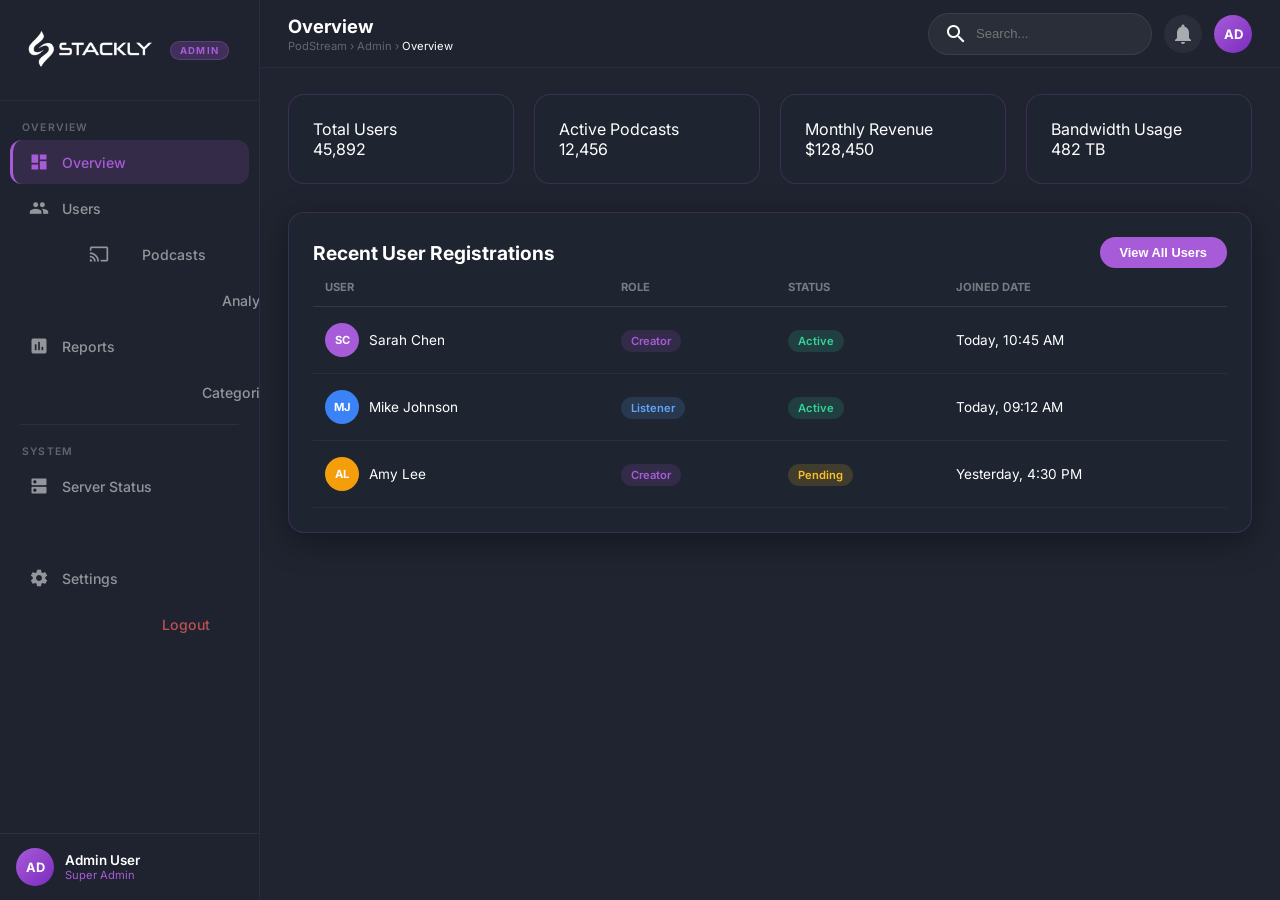
<file: admin.html>
<!DOCTYPE html>
<html lang="en">
<head>
  <meta charset="UTF-8">
  <meta name="viewport" content="width=device-width, initial-scale=1.0">
  <title>Admin Panel – PodStream</title>
  <meta name="description" content="PodStream admin panel. Manage users, monitor analytics, and oversee platform operations.">
  <link href="https://fonts.googleapis.com/css2?family=Inter:wght@300;400;500;600;700;800&display=swap" rel="stylesheet">
  <link href="https://fonts.googleapis.com/icon?family=Material+Icons" rel="stylesheet">
  <style>
    *, *::before, *::after { margin: 0; padding: 0; box-sizing: border-box; }
    :root {
      --primary: #A85BD8; --primary-rgb: 168,91,216;
      --bg: #1F2430; --bg-rgb: 31,36,48; --text: #FFFFFF;
      --glass-bg: rgba(31,36,48,0.75); --glass-border: rgba(168,91,216,0.2); --glass-shadow: 0 8px 32px rgba(0,0,0,0.37);
      --green: #34d399; --red: #f87171; --amber: #fbbf24; --blue: #60a5fa;
      --sidebar-w: 260px; --topbar-h: 68px;
    }
    html { scroll-behavior: smooth; }
    body { font-family: 'Inter', sans-serif; background: var(--bg); color: var(--text); min-height: 100vh; display: flex; overflow-x: hidden; }
    a { color: inherit; text-decoration: none; }
    ::-webkit-scrollbar { width: 5px; height: 5px; }
    ::-webkit-scrollbar-track { background: transparent; }
    ::-webkit-scrollbar-thumb { background: rgba(var(--primary-rgb),0.3); border-radius: 10px; }

    /* ─── SIDEBAR & OVERLAY ─── */
    .sidebar-overlay {
      display: none; position: fixed; inset: 0; z-index: 190;
      background: rgba(0,0,0,0.5); backdrop-filter: blur(4px);
      opacity: 0; transition: opacity 0.3s;
    }
    .sidebar {
      width: var(--sidebar-w); height: 100vh; position: fixed; top: 0; left: 0; z-index: 200;
      background: rgba(var(--bg-rgb),0.97); border-right: 1px solid rgba(var(--primary-rgb),0.12);
      display: flex; flex-direction: column; transition: transform 0.3s ease, width 0.3s ease; overflow: hidden;
    }
    .sidebar-logo { display: flex; align-items: center; gap: 10px; padding: 10px 20px; border-bottom: 1px solid rgba(255,255,255,0.05); flex-shrink: 0; text-decoration: none; color: var(--text); }
    .static-logo {
      width: 140px; height: 140px; object-fit: contain; border-radius: 8px;
      margin-top: -30px; margin-bottom: -30px;
      filter: brightness(0) invert(1);
    }
    .close-sidebar-btn {
      display: none; background: rgba(255,255,255,0.05); border: none;
      color: white; padding: 6px; border-radius: 8px; cursor: pointer;
      margin-left: auto; transition: background 0.2s;
    }
    .close-sidebar-btn:hover { background: rgba(255,255,255,0.1); }
    .sidebar-logo .logo-text { font-size: 1.2rem; font-weight: 800; white-space: nowrap; background: linear-gradient(135deg, #fff, var(--primary)); -webkit-background-clip: text; -webkit-text-fill-color: transparent; }
    .admin-badge { background: rgba(var(--primary-rgb),0.25); color: var(--primary); font-size: 0.6rem; font-weight: 700; letter-spacing: 1.2px; padding: 3px 9px; border-radius: 50px; text-transform: uppercase; white-space: nowrap; border: 1px solid rgba(var(--primary-rgb),0.3); }
    
    .sidebar-nav { flex: 1; padding: 10px 0; overflow-y: auto; overflow-x: hidden; }
    .nav-sec-lbl {
      display: block;
      padding: 10px 22px 4px;
      font-size: 0.65rem;
      font-weight: 600;
      letter-spacing: 1.2px;
      color: rgba(255,255,255,0.3);
      white-space: nowrap;
    }
    .nav-link { display: flex; align-items: center; gap: 13px; padding: 12px 16px; margin: 2px 10px; border-radius: 12px; cursor: pointer; font-size: 0.88rem; font-weight: 500; color: rgba(255,255,255,0.52); transition: all 0.2s ease; white-space: nowrap; border-left: 3px solid transparent; text-decoration: none; }
    .nav-link:hover { background: rgba(var(--primary-rgb),0.1); color: rgba(255,255,255,0.9); border-left-color: rgba(var(--primary-rgb),0.4); }
    .nav-link.active { background: rgba(var(--primary-rgb),0.15); color: var(--primary); border-left-color: var(--primary); }
    .nav-link .material-icons { font-size: 20px; flex-shrink: 0; }
    .nav-divider { height: 1px; background: rgba(255,255,255,0.06); margin: 10px 20px; }
    .nav-link.logout { color: rgba(255,100,100,0.7); }
    .sidebar-footer { padding: 14px 16px; border-top: 1px solid rgba(255,255,255,0.06); display: flex; align-items: center; gap: 11px; flex-shrink: 0; }
    .usr-ava { width: 38px; height: 38px; border-radius: 50%; background: linear-gradient(135deg, var(--primary), #7a2cbf); display: flex; align-items: center; justify-content: center; font-size: 0.8rem; font-weight: 700; flex-shrink: 0; }
    .usr-info .uname { font-size: 0.84rem; font-weight: 600; white-space: nowrap; }
    .usr-info .urole { font-size: 0.7rem; color: var(--primary); white-space: nowrap; }

    /* ─── MAIN ─── */
    .main-wrap { margin-left: var(--sidebar-w); flex: 1; min-height: 100vh; display: flex; flex-direction: column; transition: margin-left 0.3s ease; }
    
    /* ─── TOPBAR ─── */
    .topbar { position: sticky; top: 0; z-index: 100; height: var(--topbar-h); background: rgba(var(--bg-rgb),0.92); backdrop-filter: blur(16px); border-bottom: 1px solid rgba(var(--primary-rgb),0.1); display: flex; align-items: center; justify-content: space-between; padding: 0 28px; flex-shrink: 0; }
    .topbar-left { display: flex; align-items: center; gap: 14px; }
    .menu-toggle { display: none; background: none; border: none; color: var(--text); cursor: pointer; padding: 5px; border-radius: 8px; margin-left: -8px; }
    .mobile-logo { display: none; align-items: center; gap: 8px; font-size: 1.05rem; font-weight: 800; color: var(--text); text-decoration: none; }
    .mobile-logo .static-logo { width: 90px; height: 90px; margin-top: -20px; margin-bottom: -20px; }
    .topbar-title-wrap { display: flex; flex-direction: column; gap: 2px; }
    .topbar-title { font-size: 1.15rem; font-weight: 700; }
    .breadcrumb { font-size: 0.7rem; color: rgba(255,255,255,0.3); }
    .topbar-right { display: flex; align-items: center; gap: 12px; }
    .search-box { display: flex; align-items: center; gap: 8px; background: rgba(255,255,255,0.05); border: 1px solid rgba(255,255,255,0.08); border-radius: 50px; padding: 8px 15px; }
    .search-box input { background: none; border: none; outline: none; color: var(--text); font-size: 0.82rem; width: 160px; }
    .notif-btn { position: relative; background: rgba(255,255,255,0.05); border-radius: 50%; width: 38px; height: 38px; display: flex; align-items: center; justify-content: center; cursor: pointer; color: rgba(255,255,255,0.6); border: none; }
    .topbar-ava {
      width: 38px; height: 38px; border-radius: 50%; text-decoration: none; color: white;
      background: linear-gradient(135deg, var(--primary), #7a2cbf);
      display: flex; align-items: center; justify-content: center;
      font-size: 0.82rem; font-weight: 700; cursor: pointer;
    }

    /* ─── SPA SECTIONS ─── */
    .page-body { padding: 26px 28px 48px; flex: 1; }
    .spa-section { display: none; animation: fadeIn 0.4s ease forwards; }
    .spa-section.active { display: block; }
    @keyframes fadeIn { from { opacity: 0; transform: translateY(10px); } to { opacity: 1; transform: translateY(0); } }

    /* ─── COMPONENT STYLES ─── */
    .sec-head { display: flex; align-items: center; justify-content: space-between; margin-bottom: 20px; }
    .sec-head h2 { font-size: 1.2rem; font-weight: 700; }
    .btn { padding: 8px 20px; border-radius: 50px; border: none; cursor: pointer; font-weight: 600; font-size: 0.8rem; display: inline-flex; align-items: center; gap: 5px; transition: 0.2s; }
    .btn-primary { background: var(--primary); color: #fff; }
    .btn-primary:hover { background: #b96de0; }
    .btn-danger { background: rgba(248,113,113,0.15); color: var(--red); border: 1px solid rgba(248,113,113,0.3); }
    .glass-panel { background: var(--glass-bg); border: 1px solid var(--glass-border); border-radius: 16px; box-shadow: var(--glass-shadow); padding: 24px; margin-bottom: 24px; overflow-x: auto;}
    
    /* KPI */
    .kpi-grid { display: grid; grid-template-columns: repeat(4,1fr); gap: 20px; margin-bottom: 28px; }
    .kpi-card { background: var(--glass-bg); border: 1px solid var(--glass-border); border-radius: 16px; padding: 24px; display: flex; align-items: center; gap: 18px; }
    
    /* TABLES */
    .admin-table { width: 100%; border-collapse: collapse; }
    .admin-table th { text-align: left; padding: 12px; font-size: 0.7rem; text-transform: uppercase; color: rgba(255,255,255,0.4); border-bottom: 1px solid rgba(255,255,255,0.1); }
    .admin-table td { padding: 16px 12px; font-size: 0.85rem; border-bottom: 1px solid rgba(255,255,255,0.05); vertical-align: middle; }
    .badge { padding: 4px 10px; border-radius: 50px; font-size: 0.7rem; font-weight: 600; }
    .badge.green { background: rgba(52,211,153,0.15); color: #34d399; }
    .badge.red { background: rgba(248,113,113,0.15); color: #f87171; }
    .badge.amber { background: rgba(251,191,36,0.15); color: #fbbf24; }
    .badge.blue { background: rgba(96,165,250,0.15); color: #60a5fa; }
    .badge.purple { background: rgba(168,91,216,0.15); color: #A85BD8; }
    
    .user-cell { display: flex; align-items: center; gap: 10px; }
    .u-avatar { width: 34px; height: 34px; border-radius: 50%; background: var(--primary); display: flex; align-items: center; justify-content: center; font-size: 0.7rem; font-weight: 700; }
    .act-btn { background: rgba(255,255,255,0.05); border: 1px solid rgba(255,255,255,0.1); border-radius: 6px; width: 28px; height: 28px; display: inline-flex; align-items: center; justify-content: center; cursor: pointer; color: white; }
    .act-btn:hover { background: var(--primary); border-color: var(--primary); }

    /* CATEGORIES & REPORTS GRID */
    .grid-3 { display: grid; grid-template-columns: repeat(auto-fill, minmax(220px, 1fr)); gap: 20px; }
    .cat-card { background: rgba(255,255,255,0.03); border: 1px solid rgba(255,255,255,0.08); border-radius: 16px; padding: 24px; text-align: center; }
    .cat-card .material-icons { font-size: 40px; color: var(--primary); margin-bottom: 12px; }
    .cat-card h4 { font-size: 1.1rem; margin-bottom: 5px; }

    /* CHARTS DUMMY UI */
    .chart-container { height: 250px; display: flex; align-items: flex-end; justify-content: space-between; padding-top: 20px; border-bottom: 1px solid rgba(255,255,255,0.1); }
    .chart-bar { width: 8%; background: linear-gradient(0deg, var(--primary), rgba(168,91,216,0.2)); border-radius: 4px 4px 0 0; }

    /* RESPONSIVE */
    @media (max-width: 1024px) {
      .kpi-grid { grid-template-columns: repeat(2,1fr); }
    }
    @media (max-width: 768px) {
      /* Hamburger Overrides */
      .sidebar { transform: translateX(-100%); border-right: none; height: 100%; bottom: 0; }
      .sidebar.open { transform: translateX(0); box-shadow: 4px 0 24px rgba(0,0,0,0.5); }
      .sidebar-overlay.open { display: block; opacity: 1; }
      .sidebar-logo { padding: 10px 12px; gap: 8px; }
      .sidebar-logo .static-logo { width: 120px; }
      .close-sidebar-btn { display: block; }
      .menu-toggle { display: block; }
      .main-wrap { margin-left: 0; width: 100%; max-width: 100vw; min-width: 0; }
      .mobile-logo { display: flex !important; }
      .topbar-title-wrap { display: none; }
      .topbar { padding: 0 16px; }
      .page-body { padding: 20px 16px; overflow-x: hidden; width: 100%; min-width: 0; }
      .search-box input { width: 120px; }
      .sec-head { flex-wrap: wrap; gap: 8px; }
      .sec-head h2 { font-size: 0.95rem; }
      .btn { padding: 5px 10px; font-size: 0.7rem; }
      .glass-panel { padding: 15px; width: 100%; }
      
      /* Responsive Admin Table Cards (Mobile Only) */
      .admin-table, .admin-table tbody, .admin-table tr { display: block; width: 100%; }
      .admin-table thead { display: none; }
      .admin-table tr { 
        margin-bottom: 15px; background: rgba(255,255,255,0.03); 
        border-radius: 12px; padding: 15px; 
        display: flex; flex-wrap: wrap; align-items: center; justify-content: space-between; gap: 10px;
        border: 1px solid rgba(255,255,255,0.05);
      }
      .admin-table td { border: none; padding: 0; display: flex; align-items: center; justify-content: flex-start; }
      
      .admin-table td:nth-child(1) { width: 100%; margin-bottom: 5px; } /* Main Info / User / Show */
      .admin-table td:nth-child(2) { width: 45%; } /* Role / Details */
      .admin-table td:nth-child(3) { width: 45%; text-align: right; justify-content: flex-end; } /* Email / Creator */
      .admin-table td:nth-child(4) { width: 45%; } /* Status */
      .admin-table td:nth-child(5) { width: 100%; border-top: 1px solid rgba(255,255,255,0.05); padding-top: 10px; margin-top: 5px; justify-content: flex-end; } /* Actions */
      
      .kpi-grid { grid-template-columns: 1fr; }
    }
    @media (max-width: 480px) {
      .search-box { display: none; }
    }
  </style>
</head>
<body>

  <!-- MOBILE OVERLAY -->
  <div class="sidebar-overlay" onclick="toggleSidebar()"></div>

  <!-- ═══════════════ SIDEBAR ═══════════════ -->
  <aside class="sidebar" id="sidebar">
    <div class="sidebar-logo">
      <img src="logo-removebg-preview.webp" class="static-logo" alt="PodStream">
      <span class="admin-badge">ADMIN</span>
      <button class="close-sidebar-btn" onclick="toggleSidebar()"><span class="material-icons">close</span></button>
    </div>

    <nav class="sidebar-nav">
      <span class="nav-sec-lbl">OVERVIEW</span>
      <a class="nav-link active" onclick="showSection('overview', 'Overview', this)">
        <span class="material-icons">dashboard</span><span class="nl">Overview</span>
      </a>
      <a class="nav-link" onclick="showSection('users', 'Users', this)">
        <span class="material-icons">people</span><span class="nl">Users</span>
      </a>
      <a class="nav-link" onclick="showSection('podcasts', 'Podcasts', this)">
        <span class="material-icons">podcasts</span><span class="nl">Podcasts</span>
      </a>
      <a class="nav-link" onclick="showSection('analytics', 'Analytics', this)">
        <span class="material-icons">analytics</span><span class="nl">Analytics</span>
      </a>
      <a class="nav-link" onclick="showSection('reports', 'Reports', this)">
        <span class="material-icons">assessment</span><span class="nl">Reports</span>
      </a>
      <a class="nav-link" onclick="showSection('categories', 'Categories', this)">
        <span class="material-icons">category</span><span class="nl">Categories</span>
      </a>

      <div class="nav-divider"></div>
      <span class="nav-sec-lbl">SYSTEM</span>
      <a class="nav-link" onclick="showSection('home', 'Server Status', this)">
        <span class="material-icons">dns</span><span class="nl">Server Status</span>
      </a>
      <a class="nav-link" onclick="showSection('userview', 'Support Tickets', this)">
        <span class="material-icons">support_agent</span><span class="nl">Support Tickets</span>
      </a>
      <a class="nav-link" onclick="showSection('settings', 'Settings', this)">
        <span class="material-icons">settings</span><span class="nl">Settings</span>
      </a>
      <a href="index.html" class="nav-link logout">
        <span class="material-icons">logout</span><span class="nl">Logout</span>
      </a>
    </nav>

    <div class="sidebar-footer">
      <div class="usr-ava">AD</div>
      <div class="usr-info">
        <div class="uname">Admin User</div>
        <div class="urole">Super Admin</div>
      </div>
    </div>
  </aside>

  <!-- ═══════════════ MAIN ═══════════════ -->
  <div class="main-wrap">

    <header class="topbar">
      <div class="topbar-left">
        <button class="menu-toggle" onclick="toggleSidebar()"><span class="material-icons">menu</span></button>
        <a href="#" class="mobile-logo">
          <img src="logo-removebg-preview.webp" class="static-logo" alt="PodStream">
        </a>
        <div class="topbar-title-wrap">
          <div class="topbar-title" id="topbar-title-text">Overview</div>
          <div class="breadcrumb"><span>PodStream</span> &rsaquo; <span>Admin</span> &rsaquo; <span id="breadcrumb-text" style="color:var(--text);">Overview</span></div>
        </div>
      </div>
      <div class="topbar-right">
        <div class="search-box">
          <span class="material-icons">search</span>
          <input type="text" placeholder="Search...">
        </div>
        <button class="notif-btn" aria-label="Notifications" onclick="window.location.href='404.html'">
          <span class="material-icons">notifications</span>
        </button>
        <a href="404.html" class="topbar-ava" title="Admin Profile">AD</a>
      </div>
    </header>

    <main class="page-body">

      <!-- ================= OVERVIEW ================= -->
      <section id="sec-overview" class="spa-section active">
        <div class="kpi-grid">
          <div class="kpi-card">
            <div class="kpi-info"><div class="kpi-lbl">Total Users</div><div class="kpi-val">45,892</div></div>
          </div>
          <div class="kpi-card">
            <div class="kpi-info"><div class="kpi-lbl">Active Podcasts</div><div class="kpi-val">12,456</div></div>
          </div>
          <div class="kpi-card">
            <div class="kpi-info"><div class="kpi-lbl">Monthly Revenue</div><div class="kpi-val">$128,450</div></div>
          </div>
          <div class="kpi-card">
            <div class="kpi-info"><div class="kpi-lbl">Bandwidth Usage</div><div class="kpi-val">482 TB</div></div>
          </div>
        </div>
        
        <div class="glass-panel">
          <div class="sec-head" style="margin-bottom:0;">
            <h2>Recent User Registrations</h2>
            <button class="btn btn-primary" onclick="showSection('users', 'Users', document.querySelectorAll('.nav-link')[1])">View All Users</button>
          </div>
          <table class="admin-table">
            <thead><tr><th>User</th><th>Role</th><th>Status</th><th>Joined Date</th></tr></thead>
            <tbody>
              <tr><td><div class="user-cell"><div class="u-avatar">SC</div><div>Sarah Chen</div></div></td><td><span class="badge purple">Creator</span></td><td><span class="badge green">Active</span></td><td>Today, 10:45 AM</td></tr>
              <tr><td><div class="user-cell"><div class="u-avatar" style="background:#3b82f6;">MJ</div><div>Mike Johnson</div></div></td><td><span class="badge blue">Listener</span></td><td><span class="badge green">Active</span></td><td>Today, 09:12 AM</td></tr>
              <tr><td><div class="user-cell"><div class="u-avatar" style="background:#f59e0b;">AL</div><div>Amy Lee</div></div></td><td><span class="badge purple">Creator</span></td><td><span class="badge amber">Pending</span></td><td>Yesterday, 4:30 PM</td></tr>
            </tbody>
          </table>
        </div>
      </section>

      <!-- ================= USERS ================= -->
      <section id="sec-users" class="spa-section">
        <div class="sec-head"><h2>User Management Directory</h2><button class="btn btn-primary" onclick="window.location.href='404.html'"><span class="material-icons">person_add</span> Add User</button></div>
        <div class="glass-panel">
          <table class="admin-table">
            <thead><tr><th>User Info</th><th>Role</th><th>Email</th><th>Status</th><th>Actions</th></tr></thead>
            <tbody>
              <tr><td><div class="user-cell"><div class="u-avatar">SC</div>Sarah Chen</div></td><td><span class="badge purple">Creator</span></td><td>sarah.c@example.com</td><td><span class="badge green">Active</span></td><td><button class="act-btn" onclick="window.location.href='404.html'"><span class="material-icons">edit</span></button></td></tr>
              <tr><td><div class="user-cell"><div class="u-avatar" style="background:#ef4444;">TR</div>Tom Riddle</div></td><td><span class="badge blue">Listener</span></td><td>tom.r@example.com</td><td><span class="badge red">Suspended</span></td><td><button class="act-btn" onclick="window.location.href='404.html'"><span class="material-icons">edit</span></button></td></tr>
              <tr><td><div class="user-cell"><div class="u-avatar" style="background:#10b981;">AD</div>Admin User</div></td><td><span class="badge amber">Admin</span></td><td>admin@podstream.com</td><td><span class="badge green">Active</span></td><td><button class="act-btn" onclick="window.location.href='404.html'"><span class="material-icons">edit</span></button></td></tr>
              <tr><td><div class="user-cell"><div class="u-avatar">EJ</div>Emma Jones</div></td><td><span class="badge purple">Creator</span></td><td>emma.j@example.com</td><td><span class="badge green">Active</span></td><td><button class="act-btn" onclick="window.location.href='404.html'"><span class="material-icons">edit</span></button></td></tr>
            </tbody>
          </table>
        </div>
      </section>

      <!-- ================= PODCASTS ================= -->
      <section id="sec-podcasts" class="spa-section">
        <div class="sec-head"><h2>Content Moderation Queue</h2></div>
        <div class="glass-panel">
          <table class="admin-table">
            <thead><tr><th>Show Artwork</th><th>Podcast Details</th><th>Creator</th><th>Flagged Status</th><th>Action</th></tr></thead>
            <tbody>
              <tr>
                <td><img src="Images/unsplash_150700321116_c5a60f0e.webp" style="width:45px; border-radius:6px;"></td>
                <td><strong>Tech Unboxed</strong><br><span style="font-size:0.75rem; color:gray;">Episode 14: AI Future</span></td>
                <td>Alex Rivera</td>
                <td><span class="badge amber">Pending Review</span></td>
                <td><button class="btn btn-primary" onclick="window.location.href='404.html'" style="padding:6px 12px; font-size:0.7rem;">Approve</button> <button class="btn btn-danger" onclick="window.location.href='404.html'" style="padding:6px 12px; font-size:0.7rem;">Reject</button></td>
              </tr>
              <tr>
                <td><img src="Images/unsplash_151167178277_d5c342fd.webp" style="width:45px; border-radius:6px;"></td>
                <td><strong>Crime Files</strong><br><span style="font-size:0.75rem; color:gray;">Episode 2: The Heist</span></td>
                <td>Sarah Mitchell</td>
                <td><span class="badge red">Reported (3x)</span></td>
                <td><button class="btn btn-danger" onclick="window.location.href='404.html'" style="padding:6px 12px; font-size:0.7rem;">Takedown</button></td>
              </tr>
            </tbody>
          </table>
        </div>
      </section>

      <!-- ================= ANALYTICS ================= -->
      <section id="sec-analytics" class="spa-section">
        <div class="sec-head"><h2>Platform Growth Analytics</h2><button class="btn btn-primary" onclick="window.location.href='404.html'">Export CSV</button></div>
        <div class="glass-panel">
          <h3 style="font-size:1rem; margin-bottom:20px;">Monthly Active Listeners (YTD)</h3>
          <div class="chart-container">
            <div class="chart-bar" style="height:30%"></div>
            <div class="chart-bar" style="height:45%"></div>
            <div class="chart-bar" style="height:40%"></div>
            <div class="chart-bar" style="height:60%"></div>
            <div class="chart-bar" style="height:55%"></div>
            <div class="chart-bar" style="height:80%"></div>
            <div class="chart-bar" style="height:75%"></div>
            <div class="chart-bar" style="height:90%"></div>
            <div class="chart-bar" style="height:100%"></div>
          </div>
          <div style="display:flex; justify-content:space-between; margin-top:10px; font-size:0.75rem; color:rgba(255,255,255,0.5);">
            <span>Jan</span><span>Feb</span><span>Mar</span><span>Apr</span><span>May</span><span>Jun</span><span>Jul</span><span>Aug</span><span>Sep</span>
          </div>
        </div>
      </section>

      <!-- ================= REPORTS ================= -->
      <section id="sec-reports" class="spa-section">
        <div class="sec-head"><h2>System Reports & Invoices</h2><button class="btn btn-primary" onclick="window.location.href='404.html'">+ Generate New Report</button></div>
        <div class="grid-3">
          <div class="cat-card">
            <span class="material-icons" style="font-size:40px; color:#f87171;">picture_as_pdf</span>
            <h4>Q2 Financial Summary</h4>
            <p style="font-size:0.75rem; color:gray; margin-bottom:15px;">Generated: July 1, 2024</p>
            <button class="btn btn-primary" onclick="window.location.href='404.html'" style="width:100%;">Download</button>
          </div>
          <div class="cat-card">
            <span class="material-icons" style="font-size:40px; color:#60a5fa;">picture_as_pdf</span>
            <h4>Creator Payouts (June)</h4>
            <p style="font-size:0.75rem; color:gray; margin-bottom:15px;">Generated: June 30, 2024</p>
            <button class="btn btn-primary" onclick="window.location.href='404.html'" style="width:100%;">Download</button>
          </div>
          <div class="cat-card">
            <span class="material-icons" style="font-size:40px; color:#34d399;">grid_on</span>
            <h4>User Demographics CSV</h4>
            <p style="font-size:0.75rem; color:gray; margin-bottom:15px;">Generated: Today</p>
            <button class="btn btn-primary" onclick="window.location.href='404.html'" style="width:100%;">Download</button>
          </div>
        </div>
      </section>

      <!-- ================= CATEGORIES ================= -->
      <section id="sec-categories" class="spa-section">
        <div class="sec-head"><h2>Platform Categories</h2><button class="btn btn-primary" onclick="window.location.href='404.html'">+ Add Category</button></div>
        <div class="grid-3">
          <div class="cat-card">
            <span class="material-icons">business</span>
            <h4>Business & Tech</h4>
            <p style="font-size:0.8rem; color:rgba(255,255,255,0.5);">1,240 Podcasts</p>
          </div>
          <div class="cat-card">
            <span class="material-icons">health_and_safety</span>
            <h4>Health & Fitness</h4>
            <p style="font-size:0.8rem; color:rgba(255,255,255,0.5);">890 Podcasts</p>
          </div>
          <div class="cat-card">
            <span class="material-icons">theater_comedy</span>
            <h4>Comedy & Entertainment</h4>
            <p style="font-size:0.8rem; color:rgba(255,255,255,0.5);">2,100 Podcasts</p>
          </div>
          <div class="cat-card">
            <span class="material-icons">sports_esports</span>
            <h4>Gaming</h4>
            <p style="font-size:0.8rem; color:rgba(255,255,255,0.5);">450 Podcasts</p>
          </div>
        </div>
      </section>

      <!-- ================= SERVER STATUS ================= -->
      <section id="sec-home" class="spa-section">
        <div class="sec-head"><h2>Live Server Status</h2><button class="btn btn-primary" onclick="window.location.href='404.html'"><span class="material-icons">refresh</span> Refresh</button></div>
        <div class="grid-3">
          <div class="cat-card" style="border-top: 3px solid #34d399;">
            <span class="material-icons" style="font-size:40px; color:#34d399; margin-bottom:12px;">dns</span>
            <h4>API Servers</h4>
            <p style="font-size:1.2rem; font-weight:700; color:white;">99.9% Uptime</p>
            <p style="font-size:0.8rem; color:rgba(255,255,255,0.5);">Operational</p>
          </div>
          <div class="cat-card" style="border-top: 3px solid #60a5fa;">
            <span class="material-icons" style="font-size:40px; color:#60a5fa; margin-bottom:12px;">memory</span>
            <h4>CPU Usage</h4>
            <p style="font-size:1.2rem; font-weight:700; color:white;">24%</p>
            <p style="font-size:0.8rem; color:rgba(255,255,255,0.5);">Normal load</p>
          </div>
          <div class="cat-card" style="border-top: 3px solid #fbbf24;">
            <span class="material-icons" style="font-size:40px; color:#fbbf24; margin-bottom:12px;">storage</span>
            <h4>Database</h4>
            <p style="font-size:1.2rem; font-weight:700; color:white;">65% Capacity</p>
            <p style="font-size:0.8rem; color:rgba(255,255,255,0.5);">Auto-scaling active</p>
          </div>
        </div>
      </section>

      <!-- ================= SUPPORT TICKETS ================= -->
      <section id="sec-userview" class="spa-section">
        <div class="sec-head"><h2>Active Support Tickets</h2></div>
        <div class="glass-panel">
          <table class="admin-table">
            <thead><tr><th>Ticket ID</th><th>User</th><th>Subject</th><th>Status</th><th>Actions</th></tr></thead>
            <tbody>
              <tr><td>#1042</td><td>Sarah Chen</td><td>Cannot upload audio file</td><td><span class="badge amber">Open</span></td><td><button class="btn btn-primary" onclick="window.location.href='404.html'" style="padding:4px 10px; font-size:0.7rem;">Reply</button></td></tr>
              <tr><td>#1041</td><td>Mike Johnson</td><td>Billing error</td><td><span class="badge red">Urgent</span></td><td><button class="btn btn-primary" onclick="window.location.href='404.html'" style="padding:4px 10px; font-size:0.7rem;">Reply</button></td></tr>
              <tr><td>#1039</td><td>Emma Jones</td><td>Change email address</td><td><span class="badge green">Resolved</span></td><td><button class="btn btn-primary" onclick="window.location.href='404.html'" style="padding:4px 10px; font-size:0.7rem; background:rgba(255,255,255,0.1); color:white;">View</button></td></tr>
            </tbody>
          </table>
        </div>
      </section>

      <!-- ================= SETTINGS ================= -->
      <section id="sec-settings" class="spa-section">
        <div class="sec-head"><h2>Admin System Settings</h2><button class="btn btn-primary" onclick="window.location.href='404.html'">Save Config</button></div>
        <div class="glass-panel" style="max-width: 600px;">
          <h3 style="margin-bottom:15px; font-size:1.1rem; border-bottom:1px solid rgba(255,255,255,0.1); padding-bottom:10px;">Platform Configuration</h3>
          <div style="margin-bottom:20px;">
            <label style="display:block; margin-bottom:8px; font-size:0.85rem; color:rgba(255,255,255,0.7);">Maintenance Mode</label>
            <select style="width:100%; padding:10px; background:rgba(255,255,255,0.05); color:white; border:1px solid rgba(255,255,255,0.1); border-radius:8px;">
              <option>Off (Live)</option>
              <option>On (Maintenance)</option>
            </select>
          </div>
          <div style="margin-bottom:20px;">
            <label style="display:block; margin-bottom:8px; font-size:0.85rem; color:rgba(255,255,255,0.7);">Max Upload Size (MB)</label>
            <input type="number" value="500" style="width:100%; padding:10px; background:rgba(255,255,255,0.05); color:white; border:1px solid rgba(255,255,255,0.1); border-radius:8px;">
          </div>
        </div>
      </section>

    </main>
  </div>

  <script>
    document.addEventListener("DOMContentLoaded", () => {
        const userData = localStorage.getItem('podstream_user');
        if (userData) {
            try {
                const user = JSON.parse(userData);
                if (user.username) {
                    const unameEl = document.querySelector('.usr-info .uname');
                    if (unameEl) unameEl.textContent = user.username;
                    
                    const initials = user.username.split(' ').map(n => n[0]).join('').substring(0,2).toUpperCase();
                    document.querySelectorAll('.usr-ava, .topbar-ava').forEach(el => el.textContent = initials);
                }
            } catch (e) {}
        }
    });

    function showSection(sectionId, title, clickedElement) {
        document.querySelectorAll('.spa-section').forEach(sec => sec.classList.remove('active'));
        document.getElementById('sec-' + sectionId).classList.add('active');
        document.getElementById('topbar-title-text').innerText = title;
        document.getElementById('breadcrumb-text').innerText = title;
        if (clickedElement) {
            document.querySelectorAll('.sidebar-nav .nav-link:not(.logout), .bottom-nav .bnav-link').forEach(link => link.classList.remove('active'));
            clickedElement.classList.add('active');
        }
        // Auto-close sidebar on mobile
        if(window.innerWidth <= 768) toggleSidebar(false);
    }

    function toggleSidebar(forceState) {
        const sidebar = document.getElementById('sidebar');
        const overlay = document.querySelector('.sidebar-overlay');
        const menuIcon = document.querySelector('.menu-toggle .material-icons');
        const isOpen = sidebar.classList.contains('open');
        
        if(forceState === false || isOpen) {
            sidebar.classList.remove('open');
            overlay.classList.remove('open');
            if (menuIcon) menuIcon.textContent = 'menu';
        } else {
            sidebar.classList.add('open');
            overlay.classList.add('open');
            if (menuIcon) menuIcon.textContent = 'close';
        }
    }
  </script>
</body>
</html>
</file>
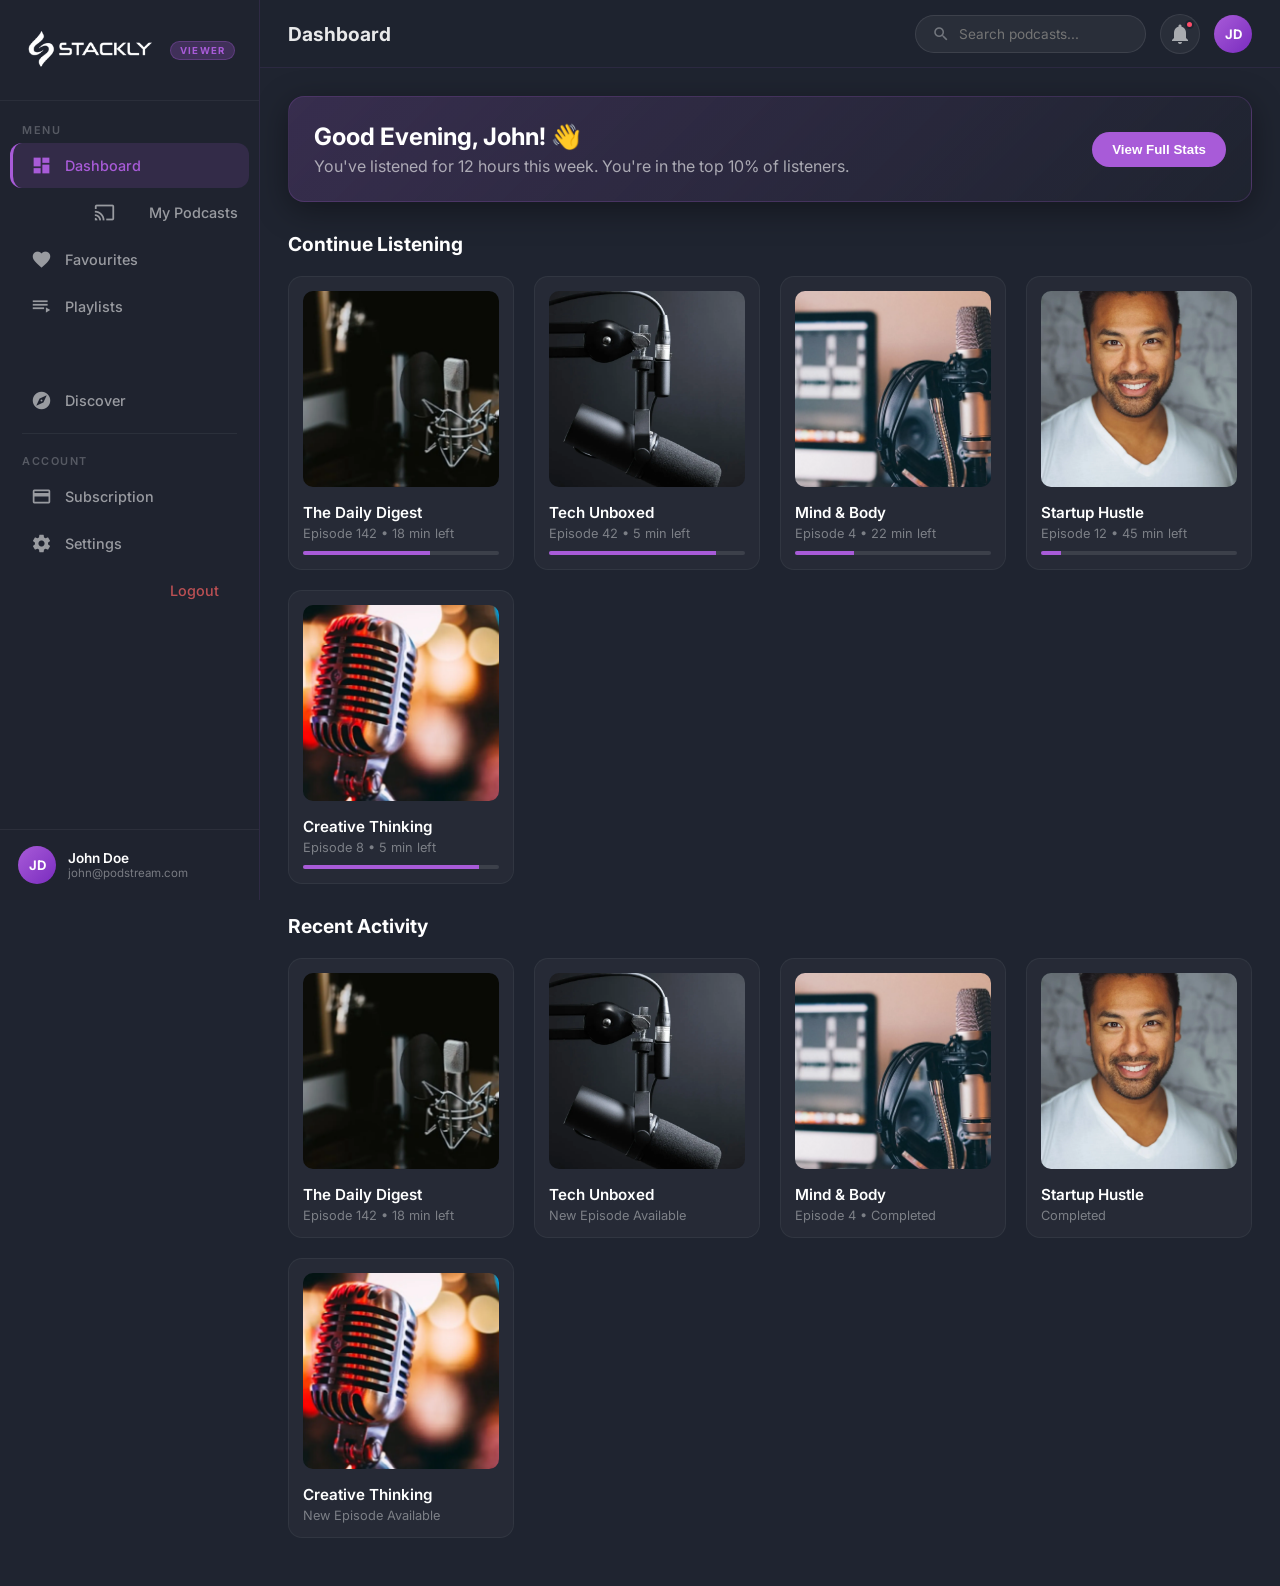
<file: dashboard.html>
<!DOCTYPE html>
<html lang="en">
<head>
  <meta charset="UTF-8">
  <meta name="viewport" content="width=device-width, initial-scale=1.0">
  <title>Dashboard – PodStream</title>
  <meta name="description" content="Your personal PodStream dashboard. Track listening activity, manage playlists, and discover new podcasts.">
  <link href="https://fonts.googleapis.com/css2?family=Inter:wght@300;400;500;600;700;800&display=swap" rel="stylesheet">
  <link href="https://fonts.googleapis.com/icon?family=Material+Icons" rel="stylesheet">
  <style>
    *, *::before, *::after { margin: 0; padding: 0; box-sizing: border-box; }
    :root {
      --primary: #A85BD8;
      --primary-rgb: 168, 91, 216;
      --bg: #1F2430;
      --bg-rgb: 31, 36, 48;
      --text: #FFFFFF;
      --glass-bg: rgba(31,36,48,0.75);
      --glass-border: rgba(168,91,216,0.2);
      --glass-shadow: 0 8px 32px rgba(0,0,0,0.37);
      --sidebar-w: 260px;
      --topbar-h: 68px;
    }
    html { scroll-behavior: smooth; }
    body {
      font-family: 'Inter', sans-serif;
      background: var(--bg);
      color: var(--text);
      min-height: 100vh;
      display: flex;
      overflow-x: hidden;
    }
    a { color: inherit; text-decoration: none; }
    ::-webkit-scrollbar { width: 5px; height: 5px; }
    ::-webkit-scrollbar-track { background: transparent; }
    ::-webkit-scrollbar-thumb { background: rgba(var(--primary-rgb),0.3); border-radius: 10px; }

    /* ─── SIDEBAR & OVERLAY ─── */
    .sidebar-overlay {
      display: none; position: fixed; inset: 0; z-index: 190;
      background: rgba(0,0,0,0.5); backdrop-filter: blur(4px);
      opacity: 0; transition: opacity 0.3s;
    }
    .sidebar {
      width: var(--sidebar-w);
      height: 100vh;
      position: fixed;
      top: 0; left: 0;
      z-index: 200;
      background: rgba(var(--bg-rgb),0.97);
      border-right: 1px solid rgba(var(--primary-rgb),0.12);
      display: flex;
      flex-direction: column;
      transition: transform 0.3s ease, width 0.3s ease;
      overflow: hidden;
    }
    .sidebar-logo { display: flex; align-items: center; gap: 10px; padding: 10px 20px; border-bottom: 1px solid rgba(255,255,255,0.05); flex-shrink: 0; text-decoration: none; color: var(--text); }
    .static-logo {
      width: 140px; height: 140px; object-fit: contain; border-radius: 8px;
      margin-top: -30px; margin-bottom: -30px;
      filter: brightness(0) invert(1);
    }
    .close-sidebar-btn {
      display: none; background: rgba(255,255,255,0.05); border: none;
      color: white; padding: 6px; border-radius: 8px; cursor: pointer;
      margin-left: auto; transition: background 0.2s;
    }
    .close-sidebar-btn:hover { background: rgba(255,255,255,0.1); }
    .sidebar-logo .logo-text {
      font-size: 1.25rem; font-weight: 800;
      background: linear-gradient(135deg, #fff, var(--primary));
      -webkit-background-clip: text; -webkit-text-fill-color: transparent;
      white-space: nowrap;
    }
    .viewer-badge { background: rgba(var(--primary-rgb),0.25); color: var(--primary); font-size: 0.6rem; font-weight: 700; letter-spacing: 1.2px; padding: 3px 9px; border-radius: 50px; text-transform: uppercase; white-space: nowrap; border: 1px solid rgba(var(--primary-rgb),0.3); }
    .sidebar-nav { flex: 1; padding: 12px 0; overflow-y: auto; overflow-x: hidden; }
    .nav-section-label {
      display: block;
      padding: 10px 22px 4px;
      font-size: 0.68rem;
      font-weight: 600;
      letter-spacing: 1.5px;
      text-transform: uppercase;
      color: rgba(255,255,255,0.25);
      white-space: nowrap;
    }
    .nav-link {
      display: flex; align-items: center; gap: 13px;
      padding: 12px 18px; margin: 2px 10px;
      border-radius: 12px; cursor: pointer;
      font-size: 0.9rem; font-weight: 500;
      color: rgba(255,255,255,0.55);
      transition: all 0.2s ease; white-space: nowrap;
      border-left: 3px solid transparent; text-decoration: none;
    }
    .nav-link:hover {
      background: rgba(var(--primary-rgb),0.1);
      color: rgba(255,255,255,0.9); border-left-color: rgba(var(--primary-rgb),0.4);
    }
    .nav-link.active {
      background: rgba(var(--primary-rgb),0.15);
      color: var(--primary); border-left-color: var(--primary);
    }
    .nav-link .material-icons { font-size: 21px; flex-shrink: 0; }
    .nav-divider { height: 1px; background: rgba(255,255,255,0.06); margin: 10px 22px; }
    .nav-link.logout { color: rgba(255,100,100,0.7); }
    .nav-link.logout:hover { background: rgba(255,80,80,0.08); color: #ff7070; border-left-color: rgba(255,80,80,0.4); }
    .sidebar-footer {
      padding: 16px 18px; border-top: 1px solid rgba(255,255,255,0.06);
      display: flex; align-items: center; gap: 12px; flex-shrink: 0;
    }
    .user-ava {
      width: 38px; height: 38px; border-radius: 50%;
      background: linear-gradient(135deg, var(--primary), #7a2cbf);
      display: flex; align-items: center; justify-content: center;
      font-size: 0.82rem; font-weight: 700; flex-shrink: 0;
    }
    .user-info { overflow: hidden; }
    .user-info .uname { font-size: 0.85rem; font-weight: 600; white-space: nowrap; }
    .user-info .uemail { font-size: 0.72rem; color: rgba(255,255,255,0.4); white-space: nowrap; }

    /* ─── MAIN ─── */
    .main-wrap { margin-left: var(--sidebar-w); flex: 1; min-height: 100vh; display: flex; flex-direction: column; transition: margin-left 0.3s ease; }

    /* ─── TOPBAR ─── */
    .topbar {
      position: sticky; top: 0; z-index: 100; height: var(--topbar-h);
      background: rgba(var(--bg-rgb),0.92); backdrop-filter: blur(16px);
      border-bottom: 1px solid rgba(var(--primary-rgb),0.1);
      display: flex; align-items: center; justify-content: space-between;
      padding: 0 28px; flex-shrink: 0;
    }
    .topbar-left { display: flex; align-items: center; gap: 14px; }
    .menu-toggle {
      display: none; background: none; border: none; color: var(--text); cursor: pointer;
      padding: 5px; border-radius: 8px; margin-left: -8px;
    }
    .mobile-logo { display: none; align-items: center; gap: 8px; font-size: 1.1rem; font-weight: 800; }
    .mobile-logo .static-logo { width: 90px; height: 90px; margin-top: -20px; margin-bottom: -20px; }
    .topbar-title { font-size: 1.2rem; font-weight: 700; color: rgba(255,255,255,0.9); }
    .topbar-right { display: flex; align-items: center; gap: 14px; }
    .search-box {
      display: flex; align-items: center; gap: 9px;
      background: rgba(255,255,255,0.05); border: 1px solid rgba(255,255,255,0.09);
      border-radius: 50px; padding: 9px 16px; transition: border-color 0.2s;
    }
    .search-box:focus-within { border-color: var(--primary); }
    .search-box .material-icons { font-size: 18px; color: rgba(255,255,255,0.35); }
    .search-box input { background: none; border: none; outline: none; color: var(--text); font-family: inherit; font-size: 0.85rem; width: 170px; }
    .notif-btn {
      position: relative; background: rgba(255,255,255,0.05);
      border: 1px solid rgba(255,255,255,0.08); border-radius: 50%;
      width: 40px; height: 40px; display: flex; align-items: center; justify-content: center;
      cursor: default; color: rgba(255,255,255,0.6);
    }
    .notif-dot { position: absolute; top: 5px; right: 5px; width: 9px; height: 9px; border-radius: 50%; background: #ff4d6a; border: 2px solid var(--bg); }
    .topbar-ava {
      width: 38px; height: 38px; border-radius: 50%;
      background: linear-gradient(135deg, var(--primary), #7a2cbf);
      display: flex; align-items: center; justify-content: center;
      font-size: 0.82rem; font-weight: 700; cursor: default;
    }

    /* ─── SPA SECTIONS ─── */
    .page-body { padding: 28px 28px 48px; flex: 1; }
    .spa-section { display: none; animation: fadeIn 0.4s ease forwards; }
    .spa-section.active { display: block; }
    @keyframes fadeIn { from { opacity: 0; transform: translateY(10px); } to { opacity: 1; transform: translateY(0); } }

    /* ─── COMPONENT CLASSES ─── */
    .sec-head { display: flex; align-items: center; justify-content: space-between; margin-bottom: 20px; }
    .sec-head h2 { font-size: 1.2rem; font-weight: 700; }
    .btn-primary { background: var(--primary); color: #fff; padding: 10px 20px; border-radius: 50px; font-weight: 600; border: none; cursor: pointer; transition: all 0.2s; }
    .btn-primary:hover { background: #b96de0; box-shadow: 0 4px 15px rgba(var(--primary-rgb),0.4); }
    .glass-panel {
      background: var(--glass-bg); border: 1px solid var(--glass-border);
      border-radius: 16px; padding: 25px; box-shadow: var(--glass-shadow);
      margin-bottom: 30px;
    }
    
    .data-table { width: 100%; border-collapse: collapse; }
    .data-table th {
      text-align: left; padding: 12px 15px; color: rgba(255,255,255,0.6);
      font-weight: 600; font-size: 0.85rem; border-bottom: 1px solid rgba(255,255,255,0.1);
    }.data-table td { padding: 16px 12px; border-bottom: 1px solid rgba(255,255,255,0.05); font-size: 0.85rem; }
    .status-badge { padding: 4px 10px; border-radius: 50px; font-size: 0.7rem; font-weight: 600; }
    .status-badge.published { background: rgba(52,211,153,0.15); color: #34d399; }
    .status-badge.draft { background: rgba(255,255,255,0.1); color: #ddd; }
    
    /* ─── CONTENT GRIDS ─── */
    .content-grid { display: grid; grid-template-columns: repeat(auto-fill, minmax(200px, 1fr)); gap: 20px; }
    .content-card {
      background: rgba(255,255,255,0.03); border: 1px solid rgba(255,255,255,0.05);
      border-radius: 14px; padding: 14px; cursor: default; transition: transform 0.2s, background 0.2s;
    }
    .content-card:hover { transform: translateY(-4px); background: rgba(255,255,255,0.06); }
    .c-img { width: 100%; aspect-ratio: 1; border-radius: 10px; object-fit: cover; margin-bottom: 12px; }
    .c-img-video { aspect-ratio: 16/9; }
    .c-title { font-size: 0.95rem; font-weight: 600; margin-bottom: 4px; white-space: nowrap; overflow: hidden; text-overflow: ellipsis; }
    .c-sub { font-size: 0.8rem; color: rgba(255,255,255,0.4); }
    
    .playlist-card {
      display: flex; flex-direction: column; align-items: center; justify-content: center; padding: 40px;
    }
    .playlist-card .material-icons { font-size: 40px; margin-bottom: 10px; }
    
    /* ─── SETTINGS FORM ─── */
    .form-group { margin-bottom: 20px; }
    .form-group label { display: block; font-size: 0.85rem; margin-bottom: 8px; color: rgba(255,255,255,0.8); }
    .form-control { width: 100%; background: rgba(255,255,255,0.05); border: 1px solid rgba(255,255,255,0.1); border-radius: 10px; padding: 12px 16px; color: white; font-family: inherit; }
    .form-control:focus { outline: none; border-color: var(--primary); }
    
    /* ─── DISCOVER TAGS ─── */
    .tags-row { display: flex; gap: 12px; overflow-x: auto; padding-bottom: 10px; margin-bottom: 20px; }
    .tag-pill { background: rgba(255,255,255,0.08); padding: 8px 16px; border-radius: 50px; font-size: 0.8rem; cursor: default; white-space: nowrap; }
    .tag-pill:hover, .tag-pill.active { background: var(--primary); color: white; }

    /* ─── RESPONSIVE ─── */
    @media (max-width: 1024px) {
      .content-grid { grid-template-columns: repeat(3, 1fr); }
    }
    @media (max-width: 768px) {
      /* Hamburger overrides */
      .sidebar { transform: translateX(-100%); border-right: none; height: 100%; bottom: 0; }
      .sidebar.open { transform: translateX(0); box-shadow: 4px 0 24px rgba(0,0,0,0.5); }
      .sidebar-overlay.open { display: block; opacity: 1; }
      .sidebar-logo { padding: 10px 12px; gap: 8px; }
      .sidebar-logo .static-logo { width: 120px; }
      .close-sidebar-btn { display: block; }
      .menu-toggle { display: block; }
      .main-wrap { margin-left: 0; width: 100%; max-width: 100vw; min-width: 0; }
      .mobile-logo { display: flex !important; }
      .topbar-title { display: none; }
      .topbar { padding: 0 16px; }
      .page-body { padding: 20px 16px; overflow-x: hidden; width: 100%; min-width: 0; }
      .search-box input { width: 120px; }
      .content-grid { grid-template-columns: repeat(2, 1fr); }
      .sec-head { flex-wrap: wrap; gap: 8px; }
      .sec-head h2 { font-size: 0.95rem; }
      .btn-primary { padding: 5px 10px; font-size: 0.7rem; }
      .glass-panel { padding: 15px; width: 100%; }
      .glass-panel[style*="display: flex"] { flex-direction: column !important; text-align: center; gap: 15px; }
      
      .playlist-card { padding: 20px; }
      .playlist-card .material-icons { font-size: 30px; margin-bottom: 5px; }
      
      /* Responsive Data Table Cards (Mobile Only) */
      .data-table, .data-table tbody, .data-table tr { display: block; width: 100%; }
      .data-table thead { display: none; }
      .data-table tr { 
        margin-bottom: 15px; background: rgba(255,255,255,0.03); 
        border-radius: 12px; padding: 15px; 
        display: flex; flex-wrap: wrap; align-items: center; justify-content: space-between; gap: 10px;
        border: 1px solid rgba(255,255,255,0.05);
      }
      .data-table td { border: none; padding: 0; display: flex; align-items: center; justify-content: flex-start; }
      
      .data-table td:nth-child(1) { width: 45px; } /* Artwork */
      .data-table td:nth-child(2) { flex: 1; font-weight: 600; font-size: 0.95rem; } /* Title */
      .data-table td:nth-child(3) { width: 45%; } /* Status */
      .data-table td:nth-child(4) { width: 45%; color: rgba(255,255,255,0.6); font-size: 0.85rem; text-align: right; justify-content: flex-end; } /* Listens */
      .data-table td:nth-child(5) { width: 100%; border-top: 1px solid rgba(255,255,255,0.05); padding-top: 10px; margin-top: 5px; justify-content: flex-end; } /* Actions */
      
      div[style*="display: grid; grid-template-columns: 1fr 1fr"] { grid-template-columns: 1fr !important; }
      .tags-row { flex-wrap: wrap; overflow-x: visible; justify-content: center; }
    }
    @media (max-width: 480px) {
      .content-grid { grid-template-columns: 1fr; }
      .search-box { display: none; }
    }
  </style>
</head>
<body>

  <!-- MOBILE OVERLAY -->
  <div class="sidebar-overlay" onclick="toggleSidebar()"></div>

  <!-- ═══════════════ SIDEBAR ═══════════════ -->
  <aside class="sidebar" id="sidebar">
    <div class="sidebar-logo">
      <img src="logo-removebg-preview.webp" class="static-logo" alt="PodStream">
      <span class="viewer-badge">VIEWER</span>
      <button class="close-sidebar-btn" onclick="toggleSidebar()"><span class="material-icons">close</span></button>
    </div>

    <nav class="sidebar-nav">
      <span class="nav-section-label">MENU</span>
      <a class="nav-link active" onclick="showSection('dashboard', 'Dashboard', this)">
        <span class="material-icons">dashboard</span><span class="nl">Dashboard</span>
      </a>
      <a class="nav-link" onclick="showSection('podcasts', 'My Podcasts', this)">
        <span class="material-icons">podcasts</span><span class="nl">My Podcasts</span>
      </a>
      <a class="nav-link" onclick="showSection('favorites', 'Favourites', this)">
        <span class="material-icons">favorite</span><span class="nl">Favourites</span>
      </a>
      <a class="nav-link" onclick="showSection('playlists', 'Playlists', this)">
        <span class="material-icons">playlist_play</span><span class="nl">Playlists</span>
      </a>
      <a class="nav-link" onclick="showSection('videos', 'Videos', this)">
        <span class="material-icons">play_circle</span><span class="nl">Videos</span>
      </a>
      <a class="nav-link" onclick="showSection('discover', 'Discover', this)">
        <span class="material-icons">explore</span><span class="nl">Discover</span>
      </a>

      <div class="nav-divider"></div>
      <span class="nav-section-label">ACCOUNT</span>

      <a class="nav-link" onclick="showSection('subscription', 'Subscription', this)">
        <span class="material-icons">credit_card</span><span class="nl">Subscription</span>
      </a>
      <a class="nav-link" onclick="showSection('settings', 'Settings', this)">
        <span class="material-icons">settings</span><span class="nl">Settings</span>
      </a>
      <a href="index.html" class="nav-link logout">
        <span class="material-icons">logout</span><span class="nl">Logout</span>
      </a>
    </nav>

    <div class="sidebar-footer">
      <div class="user-ava">JD</div>
      <div class="user-info">
        <div class="uname">John Doe</div>
        <div class="uemail">john@podstream.com</div>
      </div>
    </div>
  </aside>

  <!-- ═══════════════ MAIN ═══════════════ -->
  <div class="main-wrap">

    <header class="topbar">
      <div class="topbar-left">
        <button class="menu-toggle" onclick="toggleSidebar()"><span class="material-icons">menu</span></button>
        <a href="404.html" class="mobile-logo">
          <img src="logo-removebg-preview.webp" class="static-logo" alt="PodStream">
        </a>
        <span class="topbar-title" id="topbar-title-text">Dashboard</span>
      </div>
      <div class="topbar-right">
        <div class="search-box">
          <span class="material-icons">search</span>
          <input type="text" placeholder="Search podcasts...">
        </div>
        <button class="notif-btn" aria-label="Notifications" onclick="window.location.href='404.html'">
          <span class="material-icons">notifications</span><span class="notif-dot"></span>
        </button>
        <a href="404.html" class="topbar-ava" title="Profile">JD</a>
      </div>
    </header>

    <main class="page-body">

      <!-- ================= DASHBOARD ================= -->
      <section id="sec-dashboard" class="spa-section active">
        <div class="glass-panel" style="background: linear-gradient(135deg, rgba(168,91,216,0.18), rgba(31,36,48,0.7)); display: flex; justify-content: space-between; align-items: center;">
          <div>
            <h2>Good Evening, <span id="dashboard-username">John</span>! <button onclick="window.location.href='404.html'" style="background:none; border:none; font-size:inherit; cursor:pointer; padding:0; margin:0; transition: transform 0.2s;" onmouseover="this.style.transform='scale(1.2)'" onmouseout="this.style.transform='scale(1)'">👋</button></h2>
            <p style="color:rgba(255,255,255,0.6); margin-top:5px;">You've listened for 12 hours this week. You're in the top 10% of listeners.</p>
          </div>
          <button class="btn-primary" style="padding: 10px 20px;" onclick="window.location.href='404.html'">View Full Stats</button>
        </div>
        
        <div class="sec-head"><h2>Continue Listening</h2></div>
        <div class="content-grid" style="margin-bottom: 30px;">
          <div class="content-card" style="position: relative;">
            <img src="Images/unsplash_147873727023_58aebaff.webp" class="c-img" alt="Podcast">
            <span class="material-icons" onclick="window.location.href='404.html'" style="position:absolute; top:35%; left:50%; transform:translate(-50%,-50%); font-size:40px; color:#fff; text-shadow:0 2px 10px rgba(0,0,0,0.5); cursor:pointer;">play_circle</span>
            <div class="c-title">The Daily Digest</div>
            <div class="c-sub">Episode 142 • 18 min left</div>
            <div style="width: 100%; background: rgba(255,255,255,0.1); height: 4px; border-radius: 2px; margin-top: 10px; overflow: hidden;">
              <div style="width: 65%; background: var(--primary); height: 100%;"></div>
            </div>
          </div>
          <div class="content-card" style="position: relative;">
            <img src="Images/unsplash_159060284786_2fc2e320.webp" class="c-img" alt="Podcast">
            <span class="material-icons" onclick="window.location.href='404.html'" style="position:absolute; top:35%; left:50%; transform:translate(-50%,-50%); font-size:40px; color:#fff; text-shadow:0 2px 10px rgba(0,0,0,0.5); cursor:pointer;">play_circle</span>
            <div class="c-title">Tech Unboxed</div>
            <div class="c-sub">Episode 42 • 5 min left</div>
            <div style="width: 100%; background: rgba(255,255,255,0.1); height: 4px; border-radius: 2px; margin-top: 10px; overflow: hidden;">
              <div style="width: 85%; background: var(--primary); height: 100%;"></div>
            </div>
          </div>
          <div class="content-card" style="position: relative;">
            <img src="Images/unsplash_158990330890_0d3269b1.webp" class="c-img" alt="Podcast">
            <span class="material-icons" onclick="window.location.href='404.html'" style="position:absolute; top:35%; left:50%; transform:translate(-50%,-50%); font-size:40px; color:#fff; text-shadow:0 2px 10px rgba(0,0,0,0.5); cursor:pointer;">play_circle</span>
            <div class="c-title">Mind & Body</div>
            <div class="c-sub">Episode 4 • 22 min left</div>
            <div style="width: 100%; background: rgba(255,255,255,0.1); height: 4px; border-radius: 2px; margin-top: 10px; overflow: hidden;">
              <div style="width: 30%; background: var(--primary); height: 100%;"></div>
            </div>
          </div>
          <div class="content-card" style="position: relative;">
            <img src="Images/unsplash_150700321116_c5a60f0e.webp" class="c-img" alt="Podcast">
            <span class="material-icons" onclick="window.location.href='404.html'" style="position:absolute; top:35%; left:50%; transform:translate(-50%,-50%); font-size:40px; color:#fff; text-shadow:0 2px 10px rgba(0,0,0,0.5); cursor:pointer;">play_circle</span>
            <div class="c-title">Startup Hustle</div>
            <div class="c-sub">Episode 12 • 45 min left</div>
            <div style="width: 100%; background: rgba(255,255,255,0.1); height: 4px; border-radius: 2px; margin-top: 10px; overflow: hidden;">
              <div style="width: 10%; background: var(--primary); height: 100%;"></div>
            </div>
          </div>
          <div class="content-card" style="position: relative;">
            <img src="Images/unsplash_151167178277_d5c342fd.webp" class="c-img" alt="Podcast">
            <span class="material-icons" onclick="window.location.href='404.html'" style="position:absolute; top:35%; left:50%; transform:translate(-50%,-50%); font-size:40px; color:#fff; text-shadow:0 2px 10px rgba(0,0,0,0.5); cursor:pointer;">play_circle</span>
            <div class="c-title">Creative Thinking</div>
            <div class="c-sub">Episode 8 • 5 min left</div>
            <div style="width: 100%; background: rgba(255,255,255,0.1); height: 4px; border-radius: 2px; margin-top: 10px; overflow: hidden;">
              <div style="width: 90%; background: var(--primary); height: 100%;"></div>
            </div>
          </div>
        </div>

        <div class="sec-head"><h2>Recent Activity</h2></div>
        <div class="content-grid">
          <div class="content-card">
            <img src="Images/unsplash_147873727023_58aebaff.webp" class="c-img" alt="Podcast">
            <div class="c-title">The Daily Digest</div>
            <div class="c-sub">Episode 142 • 18 min left</div>
          </div>
          <div class="content-card">
            <img src="Images/unsplash_159060284786_2fc2e320.webp" class="c-img" alt="Podcast">
            <div class="c-title">Tech Unboxed</div>
            <div class="c-sub">New Episode Available</div>
          </div>
          <div class="content-card">
            <img src="Images/unsplash_158990330890_0d3269b1.webp" class="c-img" alt="Podcast">
            <div class="c-title">Mind & Body</div>
            <div class="c-sub">Episode 4 • Completed</div>
          </div>
          <div class="content-card">
            <img src="Images/unsplash_150700321116_c5a60f0e.webp" class="c-img" alt="Podcast">
            <div class="c-title">Startup Hustle</div>
            <div class="c-sub">Completed</div>
          </div>
          <div class="content-card">
            <img src="Images/unsplash_151167178277_d5c342fd.webp" class="c-img" alt="Podcast">
            <div class="c-title">Creative Thinking</div>
            <div class="c-sub">New Episode Available</div>
          </div>
        </div>
      </section>

      <!-- ================= MY PODCASTS ================= -->
      <section id="sec-podcasts" class="spa-section">
        <div class="sec-head">
          <h2>My Uploaded Podcasts</h2>
          <button class="btn-primary" onclick="window.location.href='404.html'">+ Upload New</button>
        </div>
        <div class="glass-panel">
          <table class="data-table">
            <thead>
              <tr><th>Artwork</th><th>Podcast Title</th><th>Status</th><th>Total Listens</th><th>Actions</th></tr>
            </thead>
            <tbody>
              <tr>
                <td><img src="Images/unsplash_150574042092_91f34414.webp" style="width:40px; border-radius:5px;"></td>
                <td>Design Patterns in UI/UX</td>
                <td><span class="status-badge published">Published</span></td>
                <td>12,450</td>
                <td><a href="404.html" style="color:var(--primary);">Edit</a></td>
              </tr>
              <tr>
                <td><img src="Images/unsplash_150700321116_8900981a.webp" style="width:40px; border-radius:5px;"></td>
                <td>Web Development 2024</td>
                <td><span class="status-badge published">Published</span></td>
                <td>8,210</td>
                <td><a href="404.html" style="color:var(--primary);">Edit</a></td>
              </tr>
              <tr>
                <td><img src="Images/unsplash_151167178277_d348d5c3.webp" style="width:40px; border-radius:5px;"></td>
                <td>CSS Architecture</td>
                <td><span class="status-badge draft">Draft</span></td>
                <td>0</td>
                <td><a href="404.html" style="color:var(--primary);">Edit</a></td>
              </tr>
            </tbody>
          </table>
        </div>
      </section>

      <!-- ================= FAVORITES ================= -->
      <section id="sec-favorites" class="spa-section">
        <div class="sec-head"><h2>Your Favourites</h2></div>
        <div class="content-grid">
          <div class="content-card">
            <img src="Images/unsplash_146189683693_4de20af1.webp" class="c-img">
            <div class="c-title">Creative Thinking</div><div class="c-sub">By Sarah Mitchell</div>
          </div>
          <div class="content-card">
            <img src="Images/unsplash_148998770702_aa31d067.webp" class="c-img">
            <div class="c-title">Deep Space Radio</div><div class="c-sub">By Neil Tyson</div>
          </div>
          <div class="content-card">
            <img src="Images/unsplash_149479010837_b95a84ba.webp" class="c-img">
            <div class="c-title">True Crime Tales</div><div class="c-sub">By Alex Rivera</div>
          </div>
          <div class="content-card">
            <img src="Images/unsplash_149975031010_231501d3.webp" class="c-img">
            <div class="c-title">History Daily</div><div class="c-sub">By Dr. Carter</div>
          </div>
        </div>
      </section>

      <!-- ================= PLAYLISTS ================= -->
      <section id="sec-playlists" class="spa-section">
        <div class="sec-head"><h2>Your Playlists</h2><button class="btn-primary" onclick="window.location.href='404.html'">+ Create Playlist</button></div>
        <div class="content-grid">
          <div class="content-card playlist-card" style="background:linear-gradient(135deg,rgba(168,91,216,0.3),rgba(31,36,48,0.8));">
            <span class="material-icons">morning</span>
            <div class="c-title">Morning Drive</div>
            <div class="c-sub">24 Episodes</div>
          </div>
          <div class="content-card playlist-card" style="background:linear-gradient(135deg,rgba(52,211,153,0.3),rgba(31,36,48,0.8));">
            <span class="material-icons">fitness_center</span>
            <div class="c-title">Workout Mix</div>
            <div class="c-sub">12 Episodes</div>
          </div>
          <div class="content-card playlist-card" style="background:linear-gradient(135deg,rgba(251,191,36,0.3),rgba(31,36,48,0.8));">
            <span class="material-icons">bedtime</span>
            <div class="c-title">Sleep Sounds</div>
            <div class="c-sub">8 Episodes</div>
          </div>
        </div>
      </section>

      <!-- ================= VIDEOS ================= -->
      <section id="sec-videos" class="spa-section">
        <div class="sec-head"><h2>Video Podcasts</h2></div>
        <div class="content-grid">
          <div class="content-card" style="position:relative;">
            <img src="Images/unsplash_151632149748_ad5da2cf.webp" class="c-img c-img-video">
            <span class="material-icons" onclick="window.location.href='404.html'" style="position:absolute; top:40%; left:50%; transform:translate(-50%,-50%); font-size:40px; color:#fff; text-shadow:0 2px 10px rgba(0,0,0,0.5); cursor:pointer;">play_circle</span>
            <div class="c-title">Live Interview: Elon Musk</div>
            <div class="c-sub">2h 15m • 1.2M Views</div>
          </div>
          <div class="content-card" style="position:relative;">
            <img src="Images/unsplash_151824135333_6abe6b24.webp" class="c-img c-img-video">
            <span class="material-icons" onclick="window.location.href='404.html'" style="position:absolute; top:40%; left:50%; transform:translate(-50%,-50%); font-size:40px; color:#fff; text-shadow:0 2px 10px rgba(0,0,0,0.5); cursor:pointer;">play_circle</span>
            <div class="c-title">Studio Session: Music Prod.</div>
            <div class="c-sub">45m • 300K Views</div>
          </div>
        </div>
      </section>

      <!-- ================= DISCOVER ================= -->
      <section id="sec-discover" class="spa-section">
        <div class="sec-head"><h2>Discover Categories</h2></div>
        <div class="tags-row">
          <div class="tag-pill active" onclick="window.location.href='404.html'">All</div>
          <div class="tag-pill" onclick="window.location.href='404.html'">Technology</div>
          <div class="tag-pill" onclick="window.location.href='404.html'">True Crime</div>
          <div class="tag-pill" onclick="window.location.href='404.html'">Comedy</div>
          <div class="tag-pill" onclick="window.location.href='404.html'">Business</div>
          <div class="tag-pill" onclick="window.location.href='404.html'">Health & Fitness</div>
          <div class="tag-pill" onclick="window.location.href='404.html'">News</div>
        </div>
        <div class="content-grid">
          <div class="content-card">
            <img src="Images/unsplash_153174602079_f1d6d2b3.webp" class="c-img">
            <div class="c-title">AI Revolution</div><div class="c-sub">Trending #1</div>
          </div>
          <div class="content-card">
            <img src="Images/unsplash_1550745165-9_a87cdbc2.webp" class="c-img">
            <div class="c-title">Startup Hustle</div><div class="c-sub">New this week</div>
          </div>
          <div class="content-card">
            <img src="Images/unsplash_156759638875_7e57ea7a.webp" class="c-img">
            <div class="c-title">Daily Meditations</div><div class="c-sub">Editors' Pick</div>
          </div>
        </div>
      </section>

      <!-- ================= SUBSCRIPTION ================= -->
      <section id="sec-subscription" class="spa-section">
        <div class="sec-head"><h2>Your Subscription</h2></div>
        <div class="glass-panel" style="max-width: 700px; display: flex; flex-direction: column; gap: 20px;">
          <div style="display:flex; justify-content:space-between; align-items:center; padding-bottom:15px; border-bottom:1px solid rgba(255,255,255,0.1);">
            <div>
              <h3 style="color:var(--primary); margin-bottom:5px;">Premium Plan</h3>
              <p style="font-size:0.85rem; color:rgba(255,255,255,0.6);">Unlimited listening, ad-free experience, and offline downloads.</p>
            </div>
            <div style="font-size:1.5rem; font-weight:700;">$9.99<span style="font-size:0.8rem; color:gray;">/mo</span></div>
          </div>
          <div style="display:flex; justify-content:space-between; align-items:center;">
            <div>
              <div style="font-size:0.85rem; color:rgba(255,255,255,0.6); margin-bottom:5px;">Next Billing Date</div>
              <div style="font-weight:600;">August 15, 2024</div>
            </div>
            <div>
              <div style="font-size:0.85rem; color:rgba(255,255,255,0.6); margin-bottom:5px;">Payment Method</div>
              <div style="font-weight:600; display:flex; align-items:center; gap:5px;"><i class="material-icons" style="font-size:1rem;">credit_card</i> **** 4242</div>
            </div>
          </div>
          <div style="display:flex; gap:15px; margin-top:10px;">
            <button class="btn-primary" style="flex:1;" onclick="window.location.href='404.html'">Update Payment Method</button>
            <button class="btn-primary" style="flex:1; background:rgba(255,255,255,0.1); color:#fff;" onclick="window.location.href='404.html'">Cancel Subscription</button>
          </div>
        </div>
      </section>

      <!-- ================= SETTINGS ================= -->
      <section id="sec-settings" class="spa-section">
        <div class="sec-head"><h2>Account Settings</h2><button class="btn-primary" onclick="window.location.href='404.html'">Save Changes</button></div>
        
        <div style="display: grid; grid-template-columns: 1fr 1fr; gap: 20px;">
          <!-- Left Column -->
          <div class="glass-panel">
            <h3 style="margin-bottom:15px; font-size:1.1rem; border-bottom:1px solid rgba(255,255,255,0.1); padding-bottom:10px;">Personal Profile</h3>
            <div class="form-group" style="margin-bottom: 15px;">
              <label style="display:block; margin-bottom:5px; font-size:0.85rem; color:rgba(255,255,255,0.7);">Profile Picture</label>
              <div style="display: flex; align-items: center; gap: 15px;">
                <div style="width: 60px; height: 60px; border-radius: 50%; background: var(--primary); display: flex; justify-content: center; align-items: center; font-size: 1.5rem; font-weight: bold;">JD</div>
                <button class="btn-primary" style="background: rgba(255,255,255,0.1); color: white;" onclick="window.location.href='404.html'">Change Avatar</button>
              </div>
            </div>
            <div class="form-group" style="margin-bottom: 15px;">
              <label style="display:block; margin-bottom:5px; font-size:0.85rem; color:rgba(255,255,255,0.7);">Full Name</label>
              <input type="text" class="form-control" value="John Doe" style="width: 100%; padding: 10px; background: rgba(255,255,255,0.05); border: 1px solid rgba(255,255,255,0.1); border-radius: 8px; color: white;">
            </div>
            <div class="form-group" style="margin-bottom: 15px;">
              <label style="display:block; margin-bottom:5px; font-size:0.85rem; color:rgba(255,255,255,0.7);">Email Address</label>
              <input type="email" class="form-control" value="john@podstream.com" style="width: 100%; padding: 10px; background: rgba(255,255,255,0.05); border: 1px solid rgba(255,255,255,0.1); border-radius: 8px; color: white;">
            </div>
            <div class="form-group" style="margin-bottom: 15px;">
              <label style="display:block; margin-bottom:5px; font-size:0.85rem; color:rgba(255,255,255,0.7);">Bio</label>
              <textarea class="form-control" rows="4" style="width: 100%; padding: 10px; background: rgba(255,255,255,0.05); border: 1px solid rgba(255,255,255,0.1); border-radius: 8px; color: white; resize: vertical;">Avid podcast listener and occasional creator.</textarea>
            </div>
          </div>

          <!-- Right Column -->
          <div style="display: flex; flex-direction: column; gap: 20px;">
            <div class="glass-panel">
              <h3 style="margin-bottom:15px; font-size:1.1rem; border-bottom:1px solid rgba(255,255,255,0.1); padding-bottom:10px;">Security</h3>
              <div class="form-group" style="margin-bottom: 15px;">
                <label style="display:block; margin-bottom:5px; font-size:0.85rem; color:rgba(255,255,255,0.7);">Current Password</label>
                <input type="password" class="form-control" placeholder="••••••••" style="width: 100%; padding: 10px; background: rgba(255,255,255,0.05); border: 1px solid rgba(255,255,255,0.1); border-radius: 8px; color: white;">
              </div>
              <div class="form-group" style="margin-bottom: 15px;">
                <label style="display:block; margin-bottom:5px; font-size:0.85rem; color:rgba(255,255,255,0.7);">New Password</label>
                <input type="password" class="form-control" placeholder="New Password" style="width: 100%; padding: 10px; background: rgba(255,255,255,0.05); border: 1px solid rgba(255,255,255,0.1); border-radius: 8px; color: white;">
              </div>
              <button class="btn-primary" style="background: rgba(168,91,216,0.3); border: 1px solid var(--primary); width: 100%;" onclick="window.location.href='404.html'">Update Password</button>
            </div>

            <div class="glass-panel">
              <h3 style="margin-bottom:15px; font-size:1.1rem; border-bottom:1px solid rgba(255,255,255,0.1); padding-bottom:10px;">Notifications & Preferences</h3>
              <div class="form-group" style="display:flex; align-items:center; justify-content: space-between; margin-bottom:15px;">
                <label style="margin-bottom:0; font-size: 0.9rem;">Email notifications for new episodes</label>
                <input type="checkbox" checked style="width:18px;height:18px; accent-color: var(--primary);">
              </div>
              <div class="form-group" style="display:flex; align-items:center; justify-content: space-between; margin-bottom:15px;">
                <label style="margin-bottom:0; font-size: 0.9rem;">Weekly listening summary</label>
                <input type="checkbox" checked style="width:18px;height:18px; accent-color: var(--primary);">
              </div>
              <div class="form-group" style="display:flex; align-items:center; justify-content: space-between;">
                <label style="margin-bottom:0; font-size: 0.9rem;">High quality audio stream (Data heavy)</label>
                <input type="checkbox" style="width:18px;height:18px; accent-color: var(--primary);">
              </div>
            </div>
          </div>
        </div>
      </section>

    </main>
  </div>

  <script>
    document.addEventListener("DOMContentLoaded", () => {
        const userData = localStorage.getItem('podstream_user');
        if (userData) {
            try {
                const user = JSON.parse(userData);
                if (user.username) {
                    const unameEl = document.querySelector('.user-info .uname');
                    if (unameEl) unameEl.textContent = user.username;
                    
                    const initials = user.username.split(' ').map(n => n[0]).join('').substring(0,2).toUpperCase();
                    document.querySelectorAll('.user-ava, .topbar-ava').forEach(el => el.textContent = initials);
                }
                if (user.email) {
                    const uemailEl = document.querySelector('.user-info .uemail');
                    if (uemailEl) uemailEl.textContent = user.email;
                }
            } catch (e) {}
        }
    });

    function showSection(sectionId, title, clickedElement) {
        document.querySelectorAll('.spa-section').forEach(sec => sec.classList.remove('active'));
        document.getElementById('sec-' + sectionId).classList.add('active');
        document.getElementById('topbar-title-text').innerText = title;
        if (clickedElement) {
            document.querySelectorAll('.sidebar-nav .nav-link:not(.logout), .bottom-nav .bnav-link').forEach(link => link.classList.remove('active'));
            clickedElement.classList.add('active');
        }
        // Auto-close sidebar on mobile
        if(window.innerWidth <= 768) toggleSidebar(false);
    }

    function toggleSidebar(forceState) {
        const sidebar = document.getElementById('sidebar');
        const overlay = document.querySelector('.sidebar-overlay');
        const menuIcon = document.querySelector('.menu-toggle .material-icons');
        const isOpen = sidebar.classList.contains('open');
        
        if(forceState === false || isOpen) {
            sidebar.classList.remove('open');
            overlay.classList.remove('open');
            if (menuIcon) menuIcon.textContent = 'menu';
        } else {
            sidebar.classList.add('open');
            overlay.classList.add('open');
            if (menuIcon) menuIcon.textContent = 'close';
        }
    }
  </script>
</body>
</html>
</file>
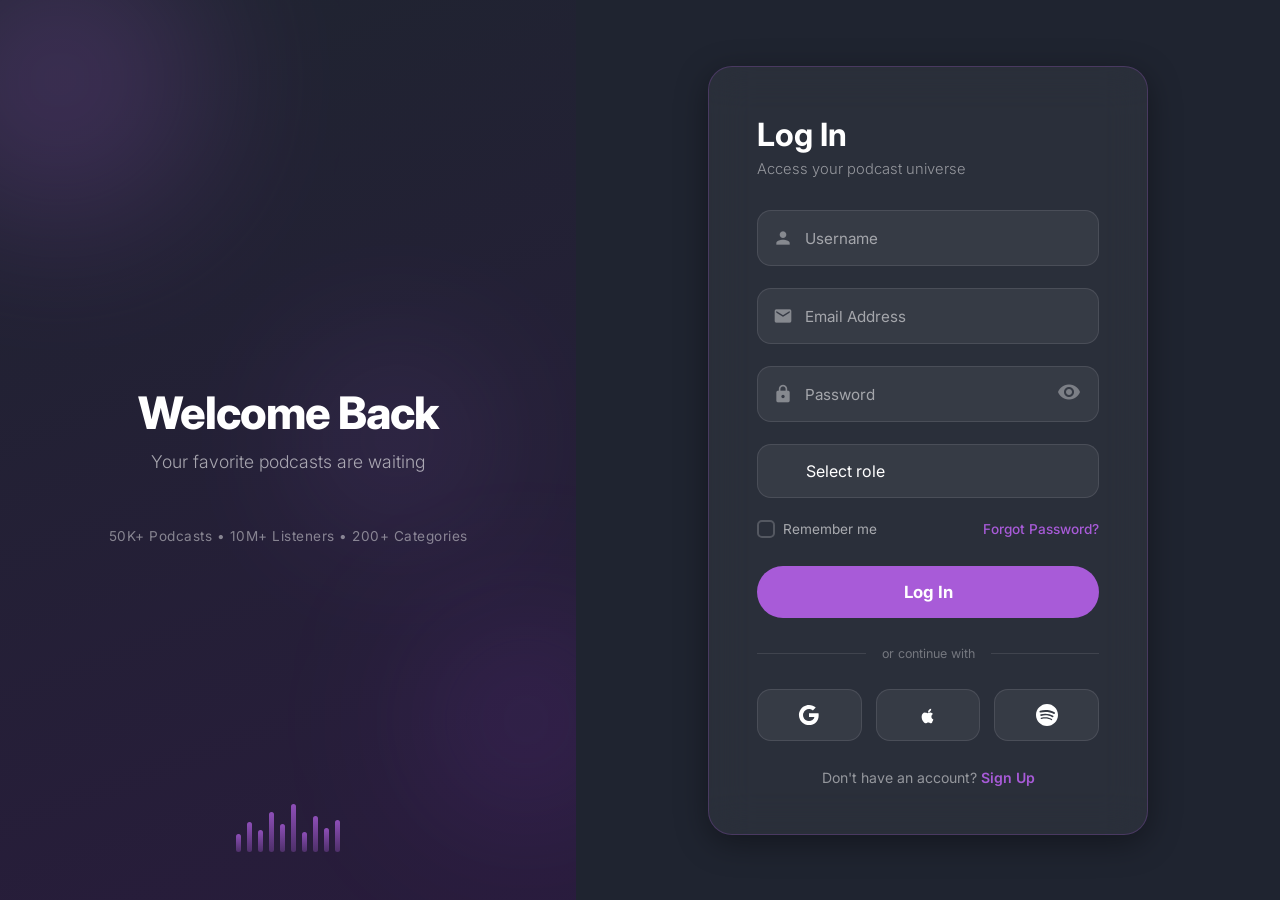
<file: login.html>
<!DOCTYPE html> 
<html lang="en">
<head>
    <meta charset="UTF-8">
    <meta name="viewport" content="width=device-width, initial-scale=1.0">
    <title>Login – PodStream</title>
    <meta name="description" content="Log in to PodStream to access your favorite podcasts, playlists, and personalized recommendations.">
    <link href="https://fonts.googleapis.com/css2?family=Inter:wght@300;400;500;600;700;800&display=swap" rel="stylesheet">
    <link href="https://fonts.googleapis.com/icon?family=Material+Icons" rel="stylesheet">
    <style>
        /* ── Reset & Base ── */
        *, *::before, *::after { margin: 0; padding: 0; box-sizing: border-box; }

        html, body {
            height: 100%;
            font-family: 'Inter', sans-serif;
            background: #1F2430;
            color: #FFFFFF;
            overflow: hidden;
            padding-bottom: 0;
        }

        a { text-decoration: none; color: inherit; }

        /* ── Page Container ── */
        .page {
            display: flex;
            width: 100%;
            height: 100vh;
        }

        /* ══════════════════════════════════════
           LEFT BRANDING PANEL
        ══════════════════════════════════════ */
        .branding {
            width: 45%;
            height: 100%;
            position: relative;
            display: flex;
            flex-direction: column;
            justify-content: center;
            align-items: center;
            padding: 48px 40px;
            overflow: hidden;
            background: linear-gradient(160deg, #1F2430 0%, #2a1a3e 40%, #3b1d5e 70%, #1F2430 100%);
            background-size: 300% 300%;
            animation: gradientShift 12s ease infinite;
        }

        @keyframes gradientShift {
            0%   { background-position: 0% 50%; }
            50%  { background-position: 100% 50%; }
            100% { background-position: 0% 50%; }
        }

        /* Floating blobs */
        .blob {
            position: absolute;
            border-radius: 50%;
            filter: blur(80px);
            opacity: 0.5;
            pointer-events: none;
        }
        .blob-1 {
            width: 280px; height: 280px;
            background: rgba(168, 91, 216, 0.45);
            top: -60px; left: -80px;
            animation: floatBlob 7s ease-in-out infinite;
        }
        .blob-2 {
            width: 200px; height: 200px;
            background: rgba(138, 60, 200, 0.35);
            bottom: 80px; right: -50px;
            animation: floatBlob 9s ease-in-out infinite 1.5s;
        }
        .blob-3 {
            width: 160px; height: 160px;
            background: rgba(190, 120, 255, 0.3);
            top: 40%; left: 55%;
            animation: floatBlob 8s ease-in-out infinite 3s;
        }

        @keyframes floatBlob {
            0%, 100% { transform: translateY(0); }
            50%      { transform: translateY(-30px); }
        }

        /* Branding content */
        .branding-content {
            position: relative;
            z-index: 2;
            text-align: center;
            display: flex;
            flex-direction: column;
            align-items: center;
            gap: 16px;
        }

        .brand-logo {
            display: flex;
            align-items: center;
            gap: 12px;
            opacity: 0;
            animation: slideFromLeft 0.7s ease forwards 0.2s;
        }
        .static-logo {
            width: 180px;
            height: 180px;
            object-fit: contain;
            filter: brightness(0) invert(1);
        }

        .brand-tagline {
            margin-top: 32px;
            opacity: 0;
            animation: slideFromLeft 0.7s ease forwards 0.45s;
        }
        .brand-tagline h1 {
            font-size: 2.8rem;
            font-weight: 800;
            line-height: 1.15;
            letter-spacing: -1px;
        }
        .brand-tagline p {
            font-size: 1.1rem;
            font-weight: 300;
            color: rgba(255,255,255,0.6);
            margin-top: 12px;
        }

        .brand-stats {
            margin-top: 40px;
            font-size: 0.85rem;
            font-weight: 400;
            color: rgba(255,255,255,0.45);
            letter-spacing: 0.5px;
            opacity: 0;
            animation: slideFromLeft 0.7s ease forwards 0.7s;
        }

        @keyframes slideFromLeft {
            from { opacity: 0; transform: translateX(-40px); }
            to   { opacity: 1; transform: translateX(0); }
        }

        /* Waveform */
        .waveform {
            position: absolute;
            bottom: 48px;
            left: 50%;
            transform: translateX(-50%);
            display: flex;
            align-items: flex-end;
            gap: 6px;
            z-index: 2;
            opacity: 0;
            animation: fadeIn 1s ease forwards 1s;
        }
        .waveform .bar {
            width: 5px;
            border-radius: 4px;
            background: linear-gradient(to top, rgba(168,91,216,0.3), rgba(168,91,216,0.8));
            animation: waveBar 1.2s ease-in-out infinite alternate;
        }
        .bar:nth-child(1)  { height: 18px; animation-delay: 0s;    }
        .bar:nth-child(2)  { height: 30px; animation-delay: 0.1s;  }
        .bar:nth-child(3)  { height: 22px; animation-delay: 0.2s;  }
        .bar:nth-child(4)  { height: 40px; animation-delay: 0.3s;  }
        .bar:nth-child(5)  { height: 28px; animation-delay: 0.15s; }
        .bar:nth-child(6)  { height: 48px; animation-delay: 0.35s; }
        .bar:nth-child(7)  { height: 20px; animation-delay: 0.25s; }
        .bar:nth-child(8)  { height: 36px; animation-delay: 0.05s; }
        .bar:nth-child(9)  { height: 24px; animation-delay: 0.4s;  }
        .bar:nth-child(10) { height: 32px; animation-delay: 0.2s;  }

        @keyframes waveBar {
            0%   { transform: scaleY(0.4); }
            100% { transform: scaleY(1); }
        }

        @keyframes fadeIn {
            to { opacity: 1; }
        }

        /* ══════════════════════════════════════
           RIGHT LOGIN FORM PANEL
        ══════════════════════════════════════ */
        .login-panel {
            width: 55%;
            height: 100%;
            display: flex;
            flex-direction: column;
            padding: 32px;
            position: relative;
            overflow-y: auto;
        }
        
        /* Custom Scrollbar for login panel */
        .login-panel::-webkit-scrollbar {
            width: 8px;
        }
        .login-panel::-webkit-scrollbar-track {
            background: rgba(255,255,255,0.02);
        }
        .login-panel::-webkit-scrollbar-thumb {
            background: rgba(168,91,216,0.3);
            border-radius: 4px;
        }
        .login-panel::-webkit-scrollbar-thumb:hover {
            background: rgba(168,91,216,0.6);
        }
        
        .login-card {
            margin: auto; /* Helps center vertically but allows scrolling if taller than container */
            width: 100%;
            max-width: 440px;
            background: rgba(255,255,255,0.05);
            backdrop-filter: blur(20px);
            -webkit-backdrop-filter: blur(20px);
            border: 1px solid rgba(168,91,216,0.25);
            border-radius: 24px;
            padding: 48px;
            box-shadow: 0 8px 32px rgba(0,0,0,0.37);
            opacity: 0;
            transform: translateX(30px);
            animation: slideFromRight 0.8s ease forwards 0.3s;
        }

        @keyframes slideFromRight {
            to { opacity: 1; transform: translateX(0); }
        }

        .login-card h2 {
            font-size: 2rem;
            font-weight: 700;
            margin-bottom: 6px;
        }
        .login-card .subtitle {
            font-size: 0.92rem;
            font-weight: 300;
            color: rgba(255,255,255,0.5);
            margin-bottom: 32px;
        }

        /* ── Input Group ── */
        .input-group {
            position: relative;
            margin-bottom: 22px;
        }
        .input-group .material-icons.field-icon {
            position: absolute;
            left: 16px;
            top: 50%;
            transform: translateY(-50%);
            font-size: 20px;
            color: rgba(255,255,255,0.4);
            pointer-events: none;
            transition: color 0.3s;
            z-index: 2;
        }
        .input-group input {
            width: 100%;
            height: 56px;
            background: rgba(255,255,255,0.06);
            border: 1px solid rgba(255,255,255,0.1);
            border-radius: 14px;
            padding: 18px 48px 6px 48px;
            color: #fff;
            font-family: 'Inter', sans-serif;
            font-size: 0.95rem;
            font-weight: 400;
            outline: none;
            transition: border-color 0.3s, box-shadow 0.3s, background 0.3s;
        }
        .input-group input::placeholder { color: transparent; }
        .input-group input:focus {
            border-color: #A85BD8;
            box-shadow: 0 0 0 3px rgba(168,91,216,0.18), 0 0 20px rgba(168,91,216,0.08);
            background: rgba(255, 255, 255, 0.08);
        }
        .input-group input:focus ~ .field-icon {
            color: #c084f5;
        }

        /* Floating label */
        .input-group label {
            position: absolute;
            left: 48px;
            top: 50%;
            transform: translateY(-50%);
            font-size: 0.95rem;
            color: rgba(255,255,255,0.55);
            pointer-events: none;
            transition: all 0.3s cubic-bezier(0.4, 0, 0.2, 1);
            z-index: 2;
        }
        .input-group input:focus ~ label,
        .input-group input:not(:placeholder-shown) ~ label {
            top: 14px;
            transform: translateY(0);
            font-size: 0.7rem;
            font-weight: 500;
            color: #c084f5;
            background: transparent;
            padding: 0;
            letter-spacing: 0.03em;
        }

        /* Password toggle */
        .pw-toggle {
            position: absolute;
            right: 14px;
            top: 50%;
            transform: translateY(-50%);
            background: none;
            border: none;
            cursor: pointer;
            color: rgba(255,255,255,0.35);
            font-size: 20px;
            padding: 4px;
            transition: color 0.2s;
            z-index: 2;
        }
        .pw-toggle:hover { color: rgba(255,255,255,0.7); }

        /* ── Options Row ── */
        .options-row {
            display: flex;
            justify-content: space-between;
            align-items: center;
            margin-bottom: 28px;
        }
        .remember-me {
            display: flex;
            align-items: center;
            gap: 8px;
            cursor: pointer;
            font-size: 0.85rem;
            color: rgba(255,255,255,0.6);
        }
        .remember-me input[type="checkbox"] {
            appearance: none;
            -webkit-appearance: none;
            width: 18px;
            height: 18px;
            border: 2px solid rgba(255,255,255,0.2);
            border-radius: 5px;
            cursor: pointer;
            position: relative;
            transition: all 0.2s;
            flex-shrink: 0;
        }
        .remember-me input[type="checkbox"]:checked {
            background: #A85BD8;
            border-color: #A85BD8;
        }
        .remember-me input[type="checkbox"]:checked::after {
            content: '';
            position: absolute;
            left: 5px; top: 1px;
            width: 5px; height: 10px;
            border: solid #fff;
            border-width: 0 2px 2px 0;
            transform: rotate(45deg);
        }
        .forgot-link {
            font-size: 0.85rem;
            font-weight: 500;
            color: #A85BD8;
            transition: opacity 0.2s;
        }
        .forgot-link:hover { opacity: 0.75; }

        /* ── Submit Button ── */
        .btn-submit {
            width: 100%;
            padding: 16px;
            background: #A85BD8;
            color: #fff;
            border: none;
            border-radius: 50px;
            font-family: 'Inter', sans-serif;
            font-weight: 700;
            font-size: 1.05rem;
            cursor: pointer;
            transition: transform 0.25s, box-shadow 0.25s;
            display: flex;
            align-items: center;
            justify-content: center;
            gap: 10px;
            position: relative;
            overflow: hidden;
        }
        .btn-submit:hover {
            transform: translateY(-2px);
            box-shadow: 0 8px 30px rgba(168,91,216,0.45);
        }
        .btn-submit:active { transform: translateY(0); }

        /* Spinner */
        .spinner {
            display: none;
            width: 20px; height: 20px;
            border: 3px solid rgba(255,255,255,0.3);
            border-top: 3px solid #fff;
            border-radius: 50%;
            animation: spin 0.7s linear infinite;
        }
        @keyframes spin { to { transform: rotate(360deg); } }

        .btn-submit.loading .spinner { display: inline-block; }
        .btn-submit.loading .btn-text { display: none; }

        /* Pulse glow */
        .btn-submit::before {
            content: '';
            position: absolute;
            inset: 0;
            border-radius: 50px;
            opacity: 0;
            box-shadow: 0 0 28px rgba(168,91,216,0.6);
            transition: opacity 0.35s;
        }
        .btn-submit:hover::before { opacity: 1; }

        /* ── Divider ── */
        .divider {
            display: flex;
            align-items: center;
            gap: 16px;
            margin: 28px 0;
        }
        .divider::before, .divider::after {
            content: '';
            flex: 1;
            height: 1px;
            background: rgba(255,255,255,0.1);
        }
        .divider span {
            font-size: 0.78rem;
            font-weight: 400;
            color: rgba(255,255,255,0.35);
            white-space: nowrap;
        }

        /* ── Social Buttons ── */
        .social-row {
            display: flex;
            gap: 14px;
            margin-bottom: 28px;
        }
        .social-btn {
            flex: 1;
            display: flex;
            align-items: center;
            justify-content: center;
            padding: 14px;
            background: rgba(255,255,255,0.06);
            border: 1px solid rgba(255,255,255,0.1);
            border-radius: 14px;
            cursor: pointer;
            transition: transform 0.25s, border-color 0.25s, box-shadow 0.25s;
        }
        .social-btn:hover {
            transform: translateY(-3px);
            border-color: rgba(168,91,216,0.35);
            box-shadow: 0 6px 20px rgba(0,0,0,0.25);
        }
        .social-btn svg {
            width: 22px;
            height: 22px;
        }

        /* ── Bottom Text ── */
        .bottom-text {
            text-align: center;
            font-size: 0.88rem;
            color: rgba(255,255,255,0.5);
        }
        .bottom-text a {
            color: #A85BD8;
            font-weight: 600;
            transition: opacity 0.2s;
        }
        .bottom-text a:hover { opacity: 0.75; }

        /* ── Shake Animation ── */
        @keyframes shake {
            0%, 100% { transform: translateX(0); }
            15%      { transform: translateX(-12px); }
            30%      { transform: translateX(10px); }
            45%      { transform: translateX(-8px); }
            60%      { transform: translateX(6px); }
            75%      { transform: translateX(-4px); }
            90%      { transform: translateX(2px); }
        }
        .login-card.shake {
            animation: shake 0.5s ease;
        }

        /* Error styling */
        .input-group.error input {
            border-color: #e74c5f;
            box-shadow: 0 0 0 3px rgba(231, 76, 95, 0.15);
        }
        .input-group .error-msg {
            display: none;
            font-size: 0.75rem;
            color: #e74c5f;
            margin-top: 6px;
            padding-left: 4px;
        }
        .input-group.error .error-msg { display: block; }

        /* ══════════════════════════════════════
           RESPONSIVE
        ══════════════════════════════════════ */
        @media (max-width: 900px) {
            .page { flex-direction: column; height: auto; min-height: 100vh; }
            html, body { overflow: auto; height: auto; }

            .branding {
                width: 100%;
                height: 200px;
                padding: 24px 20px;
                flex-shrink: 0;
            }
            .brand-tagline h1 { font-size: 1.6rem; }
            .brand-tagline p { font-size: 0.9rem; margin-top: 4px; }
            .brand-stats { margin-top: 14px; font-size: 0.72rem; }
            .static-logo { width: 120px; height: 120px; }
            .branding-content { gap: 4px; }
            .brand-tagline { margin-top: 10px; }
            .waveform { bottom: 16px; }
            .waveform .bar { width: 4px; }
            .blob-1 { width: 140px; height: 140px; }
            .blob-2 { width: 100px; height: 100px; }
            .blob-3 { width: 80px; height: 80px; }

            .login-panel {
                width: 100%;
                flex: 1;
                padding: 24px 20px;
                align-items: flex-start;
            }
            .login-card { max-width: 100%; }
        }

        @media (max-width: 480px) {
            .login-card { padding: 28px 22px; }
            .login-card h2 { font-size: 1.55rem; }
            .login-card .subtitle { font-size: 0.82rem; margin-bottom: 24px; }
            .input-group input { padding: 14px 42px 14px 42px; font-size: 0.92rem; }
            .input-group .material-icons.field-icon { font-size: 18px; left: 14px; }
            .input-group label { left: 42px; font-size: 0.88rem; }
            .input-group input:focus + label,
            .input-group input:not(:placeholder-shown) + label { left: 12px; }
            .btn-submit { padding: 14px; font-size: 0.95rem; }
            .social-btn { padding: 12px; }
            .social-btn svg { width: 18px; height: 18px; }
            .options-row { flex-direction: column; gap: 10px; align-items: flex-start; }
            .branding { height: 160px; }
        }
    </style>
</head>
<body>
    <div class="page">

        <!-- ═══ LEFT: BRANDING PANEL ═══ -->
        <div class="branding">
            <div class="blob blob-1"></div>
            <div class="blob blob-2"></div>
            <div class="blob blob-3"></div>

            <div class="branding-content">
               
                <div class="brand-tagline">
                    <h1>Welcome Back</h1>
                    <p>Your favorite podcasts are waiting</p>
                </div>
                <div class="brand-stats">50K+ Podcasts &bull; 10M+ Listeners &bull; 200+ Categories</div>
            </div>

            <div class="waveform">
                <div class="bar"></div>
                <div class="bar"></div>
                <div class="bar"></div>
                <div class="bar"></div>
                <div class="bar"></div>
                <div class="bar"></div>
                <div class="bar"></div>
                <div class="bar"></div>
                <div class="bar"></div>
                <div class="bar"></div>
            </div>
        </div>

        <!-- ═══ RIGHT: LOGIN FORM ═══ -->
        <div class="login-panel">
            <div class="login-card" id="loginCard">
                <h2>Log In</h2>
                <p class="subtitle">Access your podcast universe</p>

                <form id="loginForm" novalidate autocomplete="off">
                    <!-- Username -->
                    <div class="input-group" id="usernameGroup">
                        <span class="material-icons field-icon">person</span>
                        <input type="text" id="usernameInput" placeholder=" " autocomplete="username">
                        <label for="usernameInput">Username</label>
                        <p class="error-msg" id="usernameError">Username is required</p>
                    </div>

                    <!-- Email -->
                    <div class="input-group" id="emailGroup">
                        <span class="material-icons field-icon">mail</span>
                        <input type="email" id="emailInput" placeholder=" " autocomplete="email">
                        <label for="emailInput">Email Address</label>
                        <p class="error-msg" id="emailError">Please enter a valid email address</p>
                    </div>

                    <!-- Password -->
                    <div class="input-group" id="passwordGroup">
                        <span class="material-icons field-icon">lock</span>
                        <input type="password" id="passwordInput" placeholder=" " autocomplete="current-password">
                        <label for="passwordInput">Password</label>
                        <button type="button" class="pw-toggle" id="pwToggle" aria-label="Toggle password visibility">
                            <span class="material-icons">visibility</span>
                        </button>
                        <p class="error-msg" id="passwordError">Password cannot be empty</p>
                    </div>
                    
                    <!-- Role Selector -->
                    <div class="input-group" id="roleGroup">
                        <span class="material-icons field-icon">badge</span>
                        <select id="roleSelect" style="width:100%; background:rgba(255,255,255,0.06); border:1px solid rgba(255,255,255,0.1); border-radius:14px; padding:16px 48px; color:#fff; font-family:'Inter', sans-serif; font-size:1rem; outline:none; appearance:none;">
                            <option value="" style="background:#1F2430;">Select role</option>
                            <option value="viewer" style="background:#1F2430;">Customer – Dashboard</option>
                            <option value="admin" style="background:#1F2430;">Admin – Full Access</option>
                        </select>
                        <p class="error-msg" id="roleError">Please select an account role</p>
                    </div>

                    <!-- Options row -->
                    <div class="options-row">
                        <label class="remember-me">
                            <input type="checkbox"> Remember me
                        </label>
                        <a href="404.html" class="forgot-link">Forgot Password?</a>
                    </div>

                    <!-- Submit -->
                    <button type="submit" class="btn-submit" id="submitBtn">
                        <span class="btn-text">Log In</span>
                        <span class="spinner"></span>
                    </button>
                </form>

                <!-- Divider -->
                <div class="divider"><span>or continue with</span></div>

                <!-- Social -->
                <div class="social-row">
                    <!-- Google -->
                    <div class="social-btn" title="Google" role="button" tabindex="0" onclick="window.location.href='404.html'">
                        <svg viewBox="0 0 24 24" fill="none">
                            <path d="M22.56 12.25c0-.78-.07-1.53-.2-2.25H12v4.26h5.92a5.06 5.06 0 0 1-2.2 3.32v2.77h3.57c2.08-1.92 3.27-4.74 3.27-8.1z" fill="#fff"/>
                            <path d="M12 23c2.97 0 5.46-.98 7.28-2.66l-3.57-2.77c-.98.66-2.23 1.06-3.71 1.06-2.86 0-5.29-1.93-6.16-4.53H2.18v2.84C3.99 20.53 7.7 23 12 23z" fill="#fff"/>
                            <path d="M5.84 14.09c-.22-.66-.35-1.36-.35-2.09s.13-1.43.35-2.09V7.07H2.18A10.96 10.96 0 0 0 1 12c0 1.77.42 3.45 1.18 4.93l3.66-2.84z" fill="#fff"/>
                            <path d="M12 5.38c1.62 0 3.06.56 4.21 1.64l3.15-3.15C17.45 2.09 14.97 1 12 1 7.7 1 3.99 3.47 2.18 7.07l3.66 2.84c.87-2.6 3.3-4.53 6.16-4.53z" fill="#fff"/>
                        </svg>
                    </div>
                    <!-- Apple -->
                    <div class="social-btn" title="Apple" role="button" tabindex="0" onclick="window.location.href='404.html'">
                        <svg viewBox="0 0 24 24" fill="#fff">
                            <path d="M17.05 20.28c-.98.95-2.05.88-3.08.4-1.09-.5-2.08-.52-3.23 0-1.44.65-2.2.46-3.06-.4C3.79 16.17 4.36 9.53 8.7 9.28c1.27.06 2.15.72 2.9.76.99-.2 1.94-.77 3-.7 1.27.1 2.23.6 2.86 1.53-2.63 1.58-2 5.07.4 6.05-.48 1.24-.94 2.48-1.81 3.36zM12.03 9.2C11.88 7.12 13.56 5.38 15.5 5.2c.28 2.37-2.16 4.14-3.47 4z"/>
                        </svg>
                    </div>
                    <!-- Spotify -->
                    <div class="social-btn" title="Spotify" role="button" tabindex="0" onclick="window.location.href='404.html'">
                        <svg viewBox="0 0 24 24" fill="#fff">
                            <path d="M12 0C5.4 0 0 5.4 0 12s5.4 12 12 12 12-5.4 12-12S18.66 0 12 0zm5.52 17.34c-.24.36-.66.48-1.02.24-2.82-1.74-6.36-2.1-10.56-1.14-.42.12-.78-.18-.9-.54-.12-.42.18-.78.54-.9 4.56-1.02 8.52-.6 11.7 1.32.42.18.48.66.24 1.02zm1.44-3.3c-.3.42-.84.6-1.26.3-3.24-1.98-8.16-2.58-11.94-1.38-.48.12-.96-.12-1.08-.6-.12-.48.12-.96.6-1.08 4.38-1.32 9.78-.66 13.5 1.62.36.18.48.78.18 1.14zm.12-3.36C15.24 8.4 8.88 8.16 5.16 9.3c-.54.18-1.14-.12-1.32-.66-.18-.54.12-1.14.66-1.32 4.26-1.26 11.28-1.02 15.72 1.56.54.3.72 1.02.42 1.56-.3.42-.96.6-1.56.36z"/>
                        </svg>
                    </div>
                </div>

                <!-- Bottom text -->
                <p class="bottom-text">Don't have an account? <a href="signup.html">Sign Up</a></p>
            </div>
        </div>
    </div>

    <script>
        (() => {
            const form        = document.getElementById('loginForm');
            const card        = document.getElementById('loginCard');
            const usernameInput = document.getElementById('usernameInput');
            const emailInput  = document.getElementById('emailInput');
            const passInput   = document.getElementById('passwordInput');
            const roleSelect  = document.getElementById('roleSelect');
            const usernameGroup = document.getElementById('usernameGroup');
            const emailGroup  = document.getElementById('emailGroup');
            const passGroup   = document.getElementById('passwordGroup');
            const roleGroup   = document.getElementById('roleGroup');
            const submitBtn   = document.getElementById('submitBtn');
            const pwToggle    = document.getElementById('pwToggle');
            const rememberCheck = document.querySelector('.remember-me input[type="checkbox"]');

            // Reset form on page load and clear localStorage
            form.reset();
            localStorage.removeItem('podstream_user');

            window.addEventListener('pageshow', () => {
                form.reset();
                submitBtn.classList.remove('loading');
                submitBtn.disabled = false;
            });

            // ── Password visibility toggle ──
            pwToggle.addEventListener('click', () => {
                const isPassword = passInput.type === 'password';
                passInput.type = isPassword ? 'text' : 'password';
                pwToggle.querySelector('.material-icons').textContent = isPassword ? 'visibility_off' : 'visibility';
            });

            // ── Email validation helper ──
            const isValidEmail = (email) => /^[^\s@]+@[^\s@]+\.[^\s@]+$/.test(email);

            // ── Clear errors on input ──
            usernameInput.addEventListener('input', () => usernameGroup.classList.remove('error'));
            emailInput.addEventListener('input', () => emailGroup.classList.remove('error'));
            passInput.addEventListener('input', () => passGroup.classList.remove('error'));
            roleSelect.addEventListener('change', () => roleGroup.classList.remove('error'));

            // ── Form submit ──
            form.addEventListener('submit', (e) => {
                e.preventDefault();

                let hasError = false;

                if (!usernameInput.value.trim()) {
                    usernameGroup.classList.add('error');
                    hasError = true;
                }

                if (!isValidEmail(emailInput.value.trim())) {
                    emailGroup.classList.add('error');
                    hasError = true;
                }

                if (!passInput.value.trim()) {
                    passGroup.classList.add('error');
                    hasError = true;
                }
                
                if (!roleSelect.value) {
                    roleGroup.classList.add('error');
                    hasError = true;
                }

                if (hasError) {
                    // Shake the card
                    card.classList.remove('shake');
                    void card.offsetWidth;          // force reflow
                    card.classList.add('shake');
                    card.addEventListener('animationend', () => card.classList.remove('shake'), { once: true });
                    return;
                }

                // Save to localstorage
                localStorage.setItem('podstream_user', JSON.stringify({
                    email: emailInput.value.trim(),
                    username: usernameInput.value.trim(),
                    role: roleSelect.value,
                    remember: rememberCheck.checked
                }));

                // Valid → show loading state
                submitBtn.classList.add('loading');
                submitBtn.disabled = true;

                setTimeout(() => {
                    window.location.href = roleSelect.value === 'admin' ? 'admin.html' : 'dashboard.html';
                }, 900);
            });
        })();
    </script>
</body>
</html>
</file>
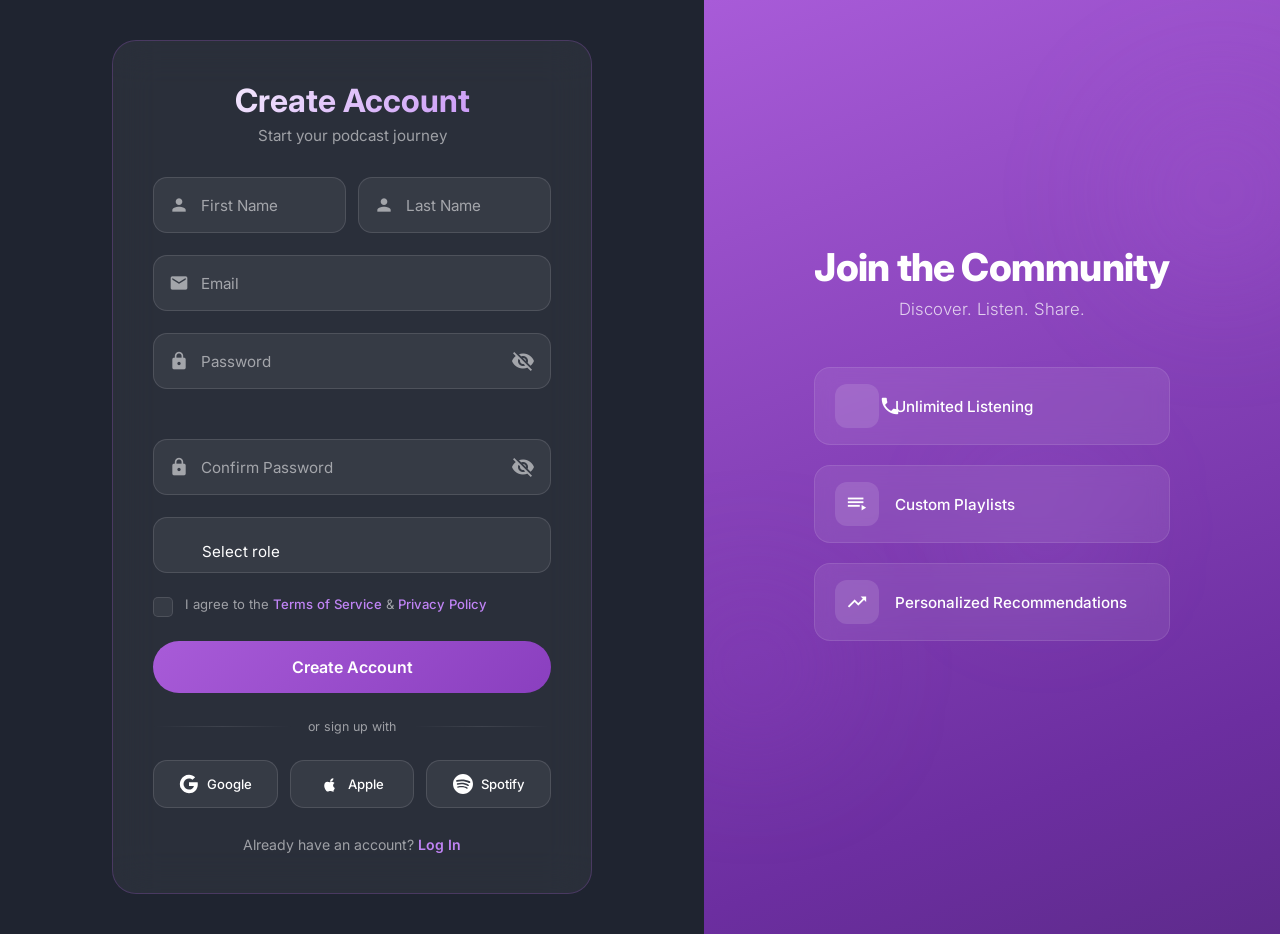
<file: signup.html>
<!DOCTYPE html>
<html lang="en">
<head>
    <meta charset="UTF-8">
    <meta name="viewport" content="width=device-width, initial-scale=1.0">
    <title>Sign Up – PodStream</title>
    <meta name="description" content="Create your free PodStream account and start discovering podcasts tailored to your interests.">
    <link href="https://fonts.googleapis.com/css2?family=Inter:wght@300;400;500;600;700;800&display=swap" rel="stylesheet">
    <link href="https://fonts.googleapis.com/icon?family=Material+Icons" rel="stylesheet">
    <style>
        /* ===== RESET & BASE ===== */
        *, *::before, *::after {
            margin: 0;
            padding: 0;
            box-sizing: border-box;
        }

        :root {
            --primary: #A85BD8;
            --primary-light: #c084f5;
            --primary-dark: #8a3fbf;
            --bg: #1F2430;
            --bg-deep: #171b26;
            --text: #FFFFFF;
            --text-muted: rgba(255, 255, 255, 0.55);
            --glass-bg: rgba(31, 36, 48, 0.7);
            --glass-border: rgba(168, 91, 216, 0.2);
            --glass-shadow: 0 8px 32px rgba(0, 0, 0, 0.37);
            --card-bg: rgba(255, 255, 255, 0.05);
            --card-border: rgba(168, 91, 216, 0.25);
            --input-bg: rgba(255, 255, 255, 0.06);
            --input-border: rgba(255, 255, 255, 0.12);
            --radius-pill: 50px;
            --radius-card: 24px;
            --radius-input: 14px;
            --transition: 0.3s cubic-bezier(0.4, 0, 0.2, 1);
        }

        html {
            scroll-behavior: smooth;
        }

        body {
            font-family: 'Inter', -apple-system, BlinkMacSystemFont, sans-serif;
            background: var(--bg);
            color: var(--text);
            min-height: 100vh;
            overflow-x: hidden;
            overflow-y: auto;
            padding-bottom: 0;
            -webkit-font-smoothing: antialiased;
            -moz-osx-font-smoothing: grayscale;
        }

        /* ===== MAIN LAYOUT ===== */
        .signup-container {
            display: flex;
            min-height: 100vh;
            width: 100%;
        }

        /* ===== LEFT PANEL — FORM ===== */
        .form-panel {
            width: 55%;
            display: flex;
            align-items: center;
            justify-content: center;
            padding: 40px 32px;
            position: relative;
            z-index: 2;
        }

        .form-card {
            width: 100%;
            max-width: 480px;
            background: var(--card-bg);
            backdrop-filter: blur(20px);
            -webkit-backdrop-filter: blur(20px);
            border: 1px solid var(--card-border);
            border-radius: var(--radius-card);
            padding: 40px;
            animation: fadeFromLeft 0.7s ease-out both;
        }

        @keyframes fadeFromLeft {
            from { opacity: 0; transform: translateX(-30px); }
            to   { opacity: 1; transform: translateX(0); }
        }

        /* Header */
        .form-header {
            text-align: center;
            margin-bottom: 32px;
        }

        .form-header h1 {
            font-size: 2rem;
            font-weight: 700;
            margin-bottom: 6px;
            background: linear-gradient(135deg, var(--text), var(--primary-light));
            -webkit-background-clip: text;
            -webkit-text-fill-color: transparent;
            background-clip: text;
        }

        .form-header p {
            color: var(--text-muted);
            font-size: 0.95rem;
            font-weight: 400;
        }

        /* ===== FLOATING LABEL INPUT GROUPS ===== */
        .input-group {
            position: relative;
            margin-bottom: 22px;
            opacity: 0;
            animation: staggerIn 0.5s ease-out forwards;
        }
        .input-group:nth-child(1) { animation-delay: 0.15s; }
        .input-group:nth-child(2) { animation-delay: 0.25s; }
        .input-group:nth-child(3) { animation-delay: 0.35s; }
        .input-group:nth-child(4) { animation-delay: 0.45s; }

        @keyframes staggerIn {
            from { opacity: 0; transform: translateY(12px); }
            to   { opacity: 1; transform: translateY(0); }
        }

        .input-group .input-icon {
            position: absolute;
            left: 16px;
            top: 50%;
            transform: translateY(-50%);
            color: var(--text-muted);
            font-size: 20px;
            transition: color var(--transition);
            pointer-events: none;
            z-index: 2;
        }

        .input-group input {
            width: 100%;
            height: 56px;
            padding: 18px 48px 6px 48px;
            background: var(--input-bg);
            border: 1.5px solid var(--input-border);
            border-radius: var(--radius-input);
            color: var(--text);
            font-family: 'Inter', sans-serif;
            font-size: 0.95rem;
            font-weight: 400;
            outline: none;
            transition: border-color var(--transition), box-shadow var(--transition), background var(--transition);
        }

        .input-group input:focus {
            border-color: var(--primary);
            box-shadow: 0 0 0 3px rgba(168, 91, 216, 0.18), 0 0 20px rgba(168, 91, 216, 0.08);
            background: rgba(255, 255, 255, 0.08);
        }

        .input-group input:focus ~ .input-icon {
            color: var(--primary);
        }

        .input-group label {
            position: absolute;
            left: 48px;
            top: 50%;
            transform: translateY(-50%);
            color: var(--text-muted);
            font-size: 0.95rem;
            font-weight: 400;
            pointer-events: none;
            transition: all var(--transition);
            z-index: 2;
        }

        .input-group input:focus ~ label,
        .input-group input:not(:placeholder-shown) ~ label {
            top: 14px;
            transform: translateY(0);
            font-size: 0.7rem;
            font-weight: 500;
            color: var(--primary-light);
            letter-spacing: 0.03em;
        }

        /* Toggle visibility */
        .toggle-password {
            position: absolute;
            right: 16px;
            top: 50%;
            transform: translateY(-50%);
            background: none;
            border: none;
            color: var(--text-muted);
            cursor: pointer;
            font-size: 20px;
            z-index: 2;
            transition: color var(--transition);
            display: flex;
            align-items: center;
            justify-content: center;
            padding: 0;
        }
        .toggle-password:hover {
            color: var(--primary-light);
        }

        /* Confirm match indicator */
        .match-indicator {
            position: absolute;
            right: 48px;
            top: 50%;
            transform: translateY(-50%);
            font-size: 18px;
            z-index: 2;
            opacity: 0;
            transition: opacity var(--transition), color var(--transition);
        }
        .match-indicator.show { opacity: 1; }
        .match-indicator.match { color: #4ade80; }
        .match-indicator.no-match { color: #f87171; }

        /* ===== PASSWORD STRENGTH BAR ===== */
        .strength-container {
            display: flex;
            align-items: center;
            gap: 10px;
            margin-top: -12px;
            margin-bottom: 18px;
            opacity: 0;
            transition: opacity 0.3s ease;
            height: 22px;
        }
        .strength-container.visible { opacity: 1; }

        .strength-bar-track {
            display: flex;
            gap: 4px;
            flex: 1;
            height: 5px;
        }

        .strength-segment {
            flex: 1;
            height: 100%;
            border-radius: 3px;
            background: rgba(255, 255, 255, 0.08);
            transition: background var(--transition);
        }

        .strength-label {
            font-size: 0.72rem;
            font-weight: 600;
            letter-spacing: 0.04em;
            white-space: nowrap;
            min-width: 44px;
            text-align: right;
            transition: color var(--transition);
        }

        /* ===== TERMS CHECKBOX ===== */
        .terms-group {
            display: flex;
            align-items: flex-start;
            gap: 12px;
            margin-bottom: 24px;
            opacity: 0;
            animation: staggerIn 0.5s ease-out 0.55s forwards;
        }

        .custom-checkbox {
            position: relative;
            width: 20px;
            height: 20px;
            flex-shrink: 0;
            margin-top: 2px;
        }

        .custom-checkbox input {
            position: absolute;
            opacity: 0;
            width: 100%;
            height: 100%;
            cursor: pointer;
            z-index: 2;
        }

        .checkmark {
            position: absolute;
            inset: 0;
            background: var(--input-bg);
            border: 1.5px solid var(--input-border);
            border-radius: 5px;
            transition: all var(--transition);
        }

        .custom-checkbox input:checked ~ .checkmark {
            background: var(--primary);
            border-color: var(--primary);
        }

        .checkmark::after {
            content: '';
            position: absolute;
            display: none;
            left: 6px;
            top: 2px;
            width: 5px;
            height: 10px;
            border: solid white;
            border-width: 0 2px 2px 0;
            transform: rotate(45deg);
        }

        .custom-checkbox input:checked ~ .checkmark::after {
            display: block;
        }

        .terms-text {
            font-size: 0.82rem;
            color: var(--text-muted);
            line-height: 1.5;
        }

        .terms-text a {
            color: var(--primary-light);
            text-decoration: none;
            font-weight: 500;
            transition: color var(--transition);
        }
        .terms-text a:hover { color: var(--text); }

        /* ===== SUBMIT BUTTON ===== */
        .submit-btn {
            width: 100%;
            height: 52px;
            border: none;
            border-radius: var(--radius-pill);
            background: linear-gradient(135deg, var(--primary), var(--primary-dark));
            color: var(--text);
            font-family: 'Inter', sans-serif;
            font-size: 1rem;
            font-weight: 600;
            cursor: pointer;
            position: relative;
            overflow: hidden;
            transition: transform var(--transition), box-shadow var(--transition);
            display: flex;
            align-items: center;
            justify-content: center;
            gap: 8px;
            opacity: 0;
            animation: staggerIn 0.5s ease-out 0.6s forwards;
        }

        .submit-btn:hover {
            transform: translateY(-2px);
            box-shadow: 0 6px 30px rgba(168, 91, 216, 0.45);
        }

        .submit-btn:active { transform: translateY(0) scale(0.98); }

        .submit-btn .btn-text, .submit-btn .spinner, .submit-btn .loading-text {
            position: relative;
            z-index: 2;
        }

        .submit-btn .spinner {
            width: 20px;
            height: 20px;
            border: 2.5px solid rgba(255,255,255,0.3);
            border-top-color: #fff;
            border-radius: 50%;
            animation: spin 0.7s linear infinite;
            display: none;
        }

        .submit-btn.loading .btn-text { display: none; }
        .submit-btn.loading .spinner  { display: block; }
        .submit-btn.loading .loading-text { display: inline; }
        .submit-btn .loading-text { display: none; }

        @keyframes spin { to { transform: rotate(360deg); } }

        /* ===== DIVIDER ===== */
        .divider {
            display: flex;
            align-items: center;
            gap: 16px;
            margin: 26px 0;
            opacity: 0;
            animation: staggerIn 0.5s ease-out 0.65s forwards;
        }

        .divider::before, .divider::after {
            content: '';
            flex: 1;
            height: 1px;
            background: linear-gradient(90deg, transparent, rgba(255,255,255,0.1), transparent);
        }

        .divider span {
            font-size: 0.78rem;
            color: var(--text-muted);
            white-space: nowrap;
            font-weight: 400;
        }

        /* ===== SOCIAL BUTTONS ===== */
        .social-row {
            display: flex;
            gap: 12px;
            margin-bottom: 28px;
            opacity: 0;
            animation: staggerIn 0.5s ease-out 0.7s forwards;
        }

        .social-btn {
            flex: 1;
            height: 48px;
            border-radius: var(--radius-input);
            border: 1.5px solid var(--input-border);
            background: var(--input-bg);
            color: var(--text);
            font-family: 'Inter', sans-serif;
            font-size: 0.82rem;
            font-weight: 500;
            cursor: pointer;
            display: flex;
            align-items: center;
            justify-content: center;
            gap: 8px;
            transition: border-color var(--transition), background var(--transition), transform var(--transition);
        }

        .social-btn:hover {
            border-color: var(--primary);
            background: rgba(168, 91, 216, 0.08);
            transform: translateY(-2px);
        }

        .social-btn svg {
            width: 20px;
            height: 20px;
        }

        /* ===== BOTTOM LINK ===== */
        .bottom-link {
            text-align: center;
            font-size: 0.88rem;
            color: var(--text-muted);
            opacity: 0;
            animation: staggerIn 0.5s ease-out 0.75s forwards;
        }

        .bottom-link a {
            color: var(--primary-light);
            text-decoration: none;
            font-weight: 600;
            transition: color var(--transition);
        }
        .bottom-link a:hover { color: var(--text); }

        /* ===== SHAKE ANIMATION ===== */
        @keyframes shake {
            0%, 100% { transform: translateX(0); }
            10%, 30%, 50%, 70%, 90% { transform: translateX(-5px); }
            20%, 40%, 60%, 80% { transform: translateX(5px); }
        }
        .shake { animation: shake 0.5s ease; }

        .input-error {
            border-color: #ef4444 !important;
            box-shadow: 0 0 0 3px rgba(239, 68, 68, 0.2) !important;
        }

        .input-group.error .error-msg {
            display: block;
        }

        .error-msg {
            display: none;
            font-size: 0.75rem;
            color: #ef4444;
            margin-top: 6px;
            padding-left: 4px;
        }

        /* ===== RIGHT PANEL — BRANDING ===== */
        .branding-panel {
            width: 45%;
            position: relative;
            display: flex;
            flex-direction: column;
            align-items: center;
            justify-content: center;
            overflow: hidden;
            animation: fadeFromRight 0.7s ease-out 0.2s both;
            background: linear-gradient(160deg, var(--primary), #6c2ea0 40%, var(--bg-deep) 100%);
            background-size: 200% 200%;
            animation: fadeFromRight 0.7s ease-out 0.2s both, gradientShift 12s ease-in-out infinite;
        }

        @keyframes fadeFromRight {
            from { opacity: 0; transform: translateX(30px); }
            to   { opacity: 1; transform: translateX(0); }
        }

        @keyframes gradientShift {
            0%, 100% { background-position: 0% 50%; }
            50%      { background-position: 100% 50%; }
        }

        .branding-content {
            position: relative;
            z-index: 2;
            text-align: center;
            padding: 40px 32px;
        }

        .brand-logo {
            display: flex;
            align-items: center;
            justify-content: center;
            gap: 12px;
            margin-bottom: 36px;
        }
        .static-logo {
            width: 180px;
            height: 180px;
            object-fit: contain;
            filter: brightness(0) invert(1);
        }

        .branding-content h2 {
            font-size: 2.4rem;
            font-weight: 800;
            line-height: 1.15;
            margin-bottom: 10px;
            letter-spacing: -0.02em;
        }

        .branding-content .tagline {
            font-size: 1.05rem;
            font-weight: 300;
            color: rgba(255,255,255,0.75);
            margin-bottom: 48px;
        }

        /* Feature highlights */
        .features-list {
            display: flex;
            flex-direction: column;
            gap: 20px;
            margin-bottom: 48px;
        }

        .feature-item {
            display: flex;
            align-items: center;
            gap: 16px;
            text-align: left;
            background: rgba(255,255,255,0.08);
            backdrop-filter: blur(10px);
            border: 1px solid rgba(255,255,255,0.1);
            border-radius: 16px;
            padding: 16px 20px;
            transition: transform var(--transition), background var(--transition);
        }

        .feature-item:hover {
            transform: translateX(6px);
            background: rgba(255,255,255,0.12);
        }

        .feature-icon {
            width: 44px;
            height: 44px;
            border-radius: 12px;
            background: rgba(255,255,255,0.12);
            display: flex;
            align-items: center;
            justify-content: center;
            flex-shrink: 0;
        }

        .feature-icon .material-icons {
            font-size: 22px;
            color: #fff;
        }

        .feature-text {
            font-size: 0.95rem;
            font-weight: 500;
        }

        /* Waveform bars */
        .waveform {
            display: flex;
            align-items: flex-end;
            gap: 4px;
            height: 50px;
            position: absolute;
            bottom: 40px;
            left: 50%;
            transform: translateX(-50%);
            z-index: 2;
        }

        .wave-bar {
            width: 4px;
            border-radius: 3px;
            background: rgba(255,255,255,0.25);
            animation: waveAnim 1.2s ease-in-out infinite alternate;
        }

        @keyframes waveAnim {
            0%   { height: 8px; }
            100% { height: 38px; }
        }

        .wave-bar:nth-child(1)  { animation-delay: 0s; }
        .wave-bar:nth-child(2)  { animation-delay: 0.1s; }
        .wave-bar:nth-child(3)  { animation-delay: 0.2s; }
        .wave-bar:nth-child(4)  { animation-delay: 0.3s; }
        .wave-bar:nth-child(5)  { animation-delay: 0.4s; }
        .wave-bar:nth-child(6)  { animation-delay: 0.5s; }
        .wave-bar:nth-child(7)  { animation-delay: 0.6s; }
        .wave-bar:nth-child(8)  { animation-delay: 0.7s; }
        .wave-bar:nth-child(9)  { animation-delay: 0.8s; }
        .wave-bar:nth-child(10) { animation-delay: 0.9s; }
        .wave-bar:nth-child(11) { animation-delay: 1.0s; }
        .wave-bar:nth-child(12) { animation-delay: 1.1s; }
        .wave-bar:nth-child(13) { animation-delay: 0.05s; }
        .wave-bar:nth-child(14) { animation-delay: 0.15s; }
        .wave-bar:nth-child(15) { animation-delay: 0.25s; }
        .wave-bar:nth-child(16) { animation-delay: 0.35s; }
        .wave-bar:nth-child(17) { animation-delay: 0.45s; }
        .wave-bar:nth-child(18) { animation-delay: 0.55s; }

        /* Floating blobs */
        .blob {
            position: absolute;
            border-radius: 50%;
            background: rgba(168, 91, 216, 0.2);
            filter: blur(60px);
            animation: floatBlob 8s ease-in-out infinite alternate;
            z-index: 1;
        }

        .blob-1 {
            width: 200px;
            height: 200px;
            top: 10%;
            right: -40px;
            animation-delay: 0s;
        }

        .blob-2 {
            width: 160px;
            height: 160px;
            bottom: 20%;
            left: -30px;
            animation-delay: 2.5s;
            background: rgba(138, 63, 191, 0.25);
        }

        .blob-3 {
            width: 120px;
            height: 120px;
            top: 50%;
            right: 30%;
            animation-delay: 5s;
            background: rgba(192, 132, 245, 0.15);
        }

        @keyframes floatBlob {
            0%   { transform: translate(0, 0) scale(1); }
            33%  { transform: translate(20px, -25px) scale(1.08); }
            66%  { transform: translate(-15px, 15px) scale(0.95); }
            100% { transform: translate(10px, -10px) scale(1.04); }
        }

        /* ===== RESPONSIVE ===== */
        @media (max-width: 900px) {
            .signup-container {
                flex-direction: column;
                height: auto;
                min-height: 100vh;
            }

            .form-panel,
            .branding-panel {
                width: 100%;
            }

            .form-panel {
                padding: 40px 20px;
                order: 1;
            }

            .branding-panel {
                order: 2;
                min-height: 500px;
                padding: 60px 20px;
            }

            .branding-content h2 {
                font-size: 2rem;
            }
            .static-logo {
                width: 120px;
                height: 120px;
            }
        }

        @media (max-width: 480px) {
            .form-card {
                padding: 28px 20px;
            }

            .form-header h1 {
                font-size: 1.6rem;
            }

            .form-header p {
                font-size: 0.85rem;
            }

            .input-group input {
                height: 52px;
                font-size: 0.88rem;
                padding: 16px 44px 4px 44px;
            }

            .input-group .input-icon {
                left: 14px;
                font-size: 18px;
            }

            .input-group label {
                left: 44px;
                font-size: 0.88rem;
            }

            .submit-btn {
                height: 48px;
                font-size: 0.92rem;
            }

            .social-btn {
                height: 44px;
                font-size: 0.75rem;
                gap: 5px;
            }

            .social-btn svg {
                width: 18px;
                height: 18px;
            }

            .terms-text {
                font-size: 0.76rem;
            }

            .branding-content h2 {
                font-size: 1.65rem;
            }

            .branding-content .tagline {
                font-size: 0.92rem;
            }

            .feature-item {
                padding: 12px 16px;
            }

            .feature-text {
                font-size: 0.85rem;
            }
        }
    </style>
</head>
<body>

<div class="signup-container">

    <!-- ===== LEFT: SIGNUP FORM ===== -->
    <div class="form-panel">
        <div class="form-card">
            <div class="form-header">
                <h1>Create Account</h1>
                <p>Start your podcast journey</p>
            </div>

            <form id="signupForm" novalidate autocomplete="off">
                <!-- Name Row -->
                <div class="name-row" style="display:flex; gap:12px;">
                    <div class="input-group" style="flex:1;">
                        <span class="material-icons input-icon">person</span>
                        <input type="text" id="firstName" placeholder=" " required autocomplete="given-name">
                        <label for="firstName">First Name</label>
                        <p class="error-msg" id="firstNameError">First Name is required</p>
                    </div>
                    <div class="input-group" style="flex:1;">
                        <span class="material-icons input-icon">person</span>
                        <input type="text" id="lastName" placeholder=" " autocomplete="family-name">
                        <label for="lastName">Last Name</label>
                        <p class="error-msg" id="lastNameError">Last Name is required</p>
                    </div>
                </div>

                <!-- Email -->
                <div class="input-group">
                    <span class="material-icons input-icon">email</span>
                    <input type="email" id="email" placeholder=" " required autocomplete="email">
                    <label for="email">Email</label>
                    <p class="error-msg" id="emailError">Please enter a valid email address</p>
                </div>

                <!-- Password -->
                <div class="input-group">
                    <span class="material-icons input-icon">lock</span>
                    <input type="password" id="password" placeholder=" " required autocomplete="new-password">
                    <label for="password">Password</label>
                    <button type="button" class="toggle-password" data-target="password" aria-label="Toggle password visibility">
                        <span class="material-icons">visibility_off</span>
                    </button>
                    <p class="error-msg" id="passwordError">Password must be at least 8 characters</p>
                </div>

                <!-- Password Strength -->
                <div class="strength-container" id="strengthContainer">
                    <div class="strength-bar-track">
                        <div class="strength-segment" id="seg1"></div>
                        <div class="strength-segment" id="seg2"></div>
                        <div class="strength-segment" id="seg3"></div>
                        <div class="strength-segment" id="seg4"></div>
                    </div>
                    <span class="strength-label" id="strengthLabel"></span>
                </div>

                <!-- Confirm Password -->
                <div class="input-group">
                    <span class="material-icons input-icon">lock</span>
                    <input type="password" id="confirmPassword" placeholder=" " required autocomplete="new-password">
                    <label for="confirmPassword">Confirm Password</label>
                    <span class="material-icons match-indicator" id="matchIndicator">check_circle</span>
                    <button type="button" class="toggle-password" data-target="confirmPassword" aria-label="Toggle password visibility">
                        <span class="material-icons">visibility_off</span>
                    </button>
                    <p class="error-msg" id="confirmPasswordError">Passwords do not match</p>
                </div>
                
                <!-- Role Selector -->
                <div class="input-group">
                    <span class="material-icons input-icon">badge</span>
                    <select id="roleSelect" required style="width:100%; height:56px; background:var(--input-bg); border:1.5px solid var(--input-border); border-radius:var(--radius-input); padding:18px 48px 6px 48px; color:var(--text); font-family:'Inter', sans-serif; font-size:0.95rem; outline:none; appearance:none;">
                        <option value="" style="background:var(--bg);">Select role</option>
                        <option value="viewer" style="background:var(--bg);">Customer – Dashboard</option>
                        <option value="admin" style="background:var(--bg);">Admin – Full Access</option>
                    </select>
                    <p class="error-msg" id="roleError">Please select an account role</p>
                </div>

                <!-- Terms -->
                <div class="terms-group">
                    <label class="custom-checkbox">
                        <input type="checkbox" id="termsCheck" required>
                        <span class="checkmark"></span>
                    </label>
                    <span class="terms-text">
                        I agree to the <a href="404.html">Terms of Service</a> & <a href="404.html">Privacy Policy</a>
                    </span>
                </div>

                <!-- Submit -->
                <button type="submit" class="submit-btn" id="submitBtn">
                    <span class="btn-text">Create Account</span>
                    <div class="spinner"></div>
                    <span class="loading-text">Creating account...</span>
                </button>
            </form>

            <!-- Divider -->
            <div class="divider"><span>or sign up with</span></div>

            <!-- Social -->
            <div class="social-row">
                <button type="button" class="social-btn" aria-label="Sign up with Google" onclick="window.location.href='404.html'">
                    <svg viewBox="0 0 24 24" fill="none">
                        <path d="M22.56 12.25c0-.78-.07-1.53-.2-2.25H12v4.26h5.92a5.06 5.06 0 01-2.2 3.32v2.77h3.57c2.08-1.92 3.28-4.74 3.28-8.1z" fill="#fff"/>
                        <path d="M12 23c2.97 0 5.46-.98 7.28-2.66l-3.57-2.77c-.98.66-2.23 1.06-3.71 1.06-2.86 0-5.29-1.93-6.16-4.53H2.18v2.84C3.99 20.53 7.7 23 12 23z" fill="#fff"/>
                        <path d="M5.84 14.09c-.22-.66-.35-1.36-.35-2.09s.13-1.43.35-2.09V7.07H2.18A10.96 10.96 0 001 12c0 1.77.42 3.45 1.18 4.93l3.66-2.84z" fill="#fff"/>
                        <path d="M12 5.38c1.62 0 3.06.56 4.21 1.64l3.15-3.15C17.45 2.09 14.97 1 12 1 7.7 1 3.99 3.47 2.18 7.07l3.66 2.84c.87-2.6 3.3-4.53 6.16-4.53z" fill="#fff"/>
                    </svg>
                    Google
                </button>

                <button type="button" class="social-btn" aria-label="Sign up with Apple" onclick="window.location.href='404.html'">
                    <svg viewBox="0 0 24 24" fill="#fff">
                        <path d="M17.05 20.28c-.98.95-2.05.88-3.08.4-1.09-.5-2.08-.53-3.23 0-1.44.62-2.2.44-3.06-.4C3.79 16.17 4.36 9.53 8.77 9.28c1.25.06 2.13.7 2.86.73.98-.2 1.92-.77 2.98-.7 1.27.1 2.22.6 2.84 1.53-2.6 1.54-1.98 4.93.36 5.87-.5 1.3-.92 2.56-1.76 3.57zM12.05 9.19c-.15-2.34 1.84-4.36 4.02-4.19.26 2.56-2.33 4.46-4.02 4.19z"/>
                    </svg>
                    Apple
                </button>

                <button type="button" class="social-btn" aria-label="Sign up with Spotify" onclick="window.location.href='404.html'">
                    <svg viewBox="0 0 24 24" fill="#fff">
                        <path d="M12 0C5.4 0 0 5.4 0 12s5.4 12 12 12 12-5.4 12-12S18.66 0 12 0zm5.521 17.34c-.24.359-.66.48-1.021.24-2.82-1.74-6.36-2.101-10.561-1.141-.418.122-.779-.179-.899-.539-.12-.421.18-.78.54-.9 4.56-1.021 8.52-.6 11.64 1.32.42.18.479.659.301 1.02zm1.44-3.3c-.301.42-.841.6-1.262.3-3.239-1.98-8.159-2.58-11.939-1.38-.479.12-1.02-.12-1.14-.6-.12-.48.12-1.021.6-1.141C9.6 9.9 15 10.561 18.72 12.84c.361.181.54.78.241 1.2zm.12-3.36C15.24 8.4 8.82 8.16 5.16 9.301c-.6.179-1.2-.181-1.38-.721-.18-.601.18-1.2.72-1.381 4.26-1.26 11.28-1.02 15.721 1.621.539.3.719 1.02.419 1.56-.299.421-1.02.599-1.559.3z"/>
                    </svg>
                    Spotify
                </button>
            </div>

            <!-- Bottom link -->
            <div class="bottom-link">
                Already have an account? <a href="login.html">Log In</a>
            </div>
        </div>
    </div>

    <!-- ===== RIGHT: BRANDING PANEL ===== -->
    <div class="branding-panel">
        <div class="blob blob-1"></div>
        <div class="blob blob-2"></div>
        <div class="blob blob-3"></div>

        <div class="branding-content">
           

            <h2>Join the Community</h2>
            <p class="tagline">Discover. Listen. Share.</p>

            <div class="features-list">
                <div class="feature-item">
                    <div class="feature-icon">
                        <span class="material-icons">headphones</span>
                    </div>
                    <span class="feature-text">Unlimited Listening</span>
                </div>
                <div class="feature-item">
                    <div class="feature-icon">
                        <span class="material-icons">playlist_play</span>
                    </div>
                    <span class="feature-text">Custom Playlists</span>
                </div>
                <div class="feature-item">
                    <div class="feature-icon">
                        <span class="material-icons">trending_up</span>
                    </div>
                    <span class="feature-text">Personalized Recommendations</span>
                </div>
            </div>
        </div>

        <!-- Waveform -->
        <div class="waveform">
            <div class="wave-bar"></div>
            <div class="wave-bar"></div>
            <div class="wave-bar"></div>
            <div class="wave-bar"></div>
            <div class="wave-bar"></div>
            <div class="wave-bar"></div>
            <div class="wave-bar"></div>
            <div class="wave-bar"></div>
            <div class="wave-bar"></div>
            <div class="wave-bar"></div>
            <div class="wave-bar"></div>
            <div class="wave-bar"></div>
            <div class="wave-bar"></div>
            <div class="wave-bar"></div>
            <div class="wave-bar"></div>
            <div class="wave-bar"></div>
            <div class="wave-bar"></div>
            <div class="wave-bar"></div>
        </div>
    </div>

</div>

<script>
    (() => {
        'use strict';

        // === DOM References ===
        const form           = document.getElementById('signupForm');
        const firstNameInput = document.getElementById('firstName');
        const lastNameInput  = document.getElementById('lastName');
        const emailInput     = document.getElementById('email');
        const passwordInput  = document.getElementById('password');
        const confirmInput   = document.getElementById('confirmPassword');
        const roleSelect     = document.getElementById('roleSelect');
        const termsCheck     = document.getElementById('termsCheck');
        const submitBtn      = document.getElementById('submitBtn');
        const formErrorMsg   = document.getElementById('formErrorMsg');
        const strengthCont   = document.getElementById('strengthContainer');
        const strengthLabel  = document.getElementById('strengthLabel');
        const segments       = [
            document.getElementById('seg1'),
            document.getElementById('seg2'),
            document.getElementById('seg3'),
            document.getElementById('seg4')
        ];
        const matchIndicator = document.getElementById('matchIndicator');

        // === Password Visibility Toggles ===
        document.querySelectorAll('.toggle-password').forEach(btn => {
            btn.addEventListener('click', () => {
                const target = document.getElementById(btn.dataset.target);
                const icon   = btn.querySelector('.material-icons');
                if (target.type === 'password') {
                    target.type = 'text';
                    icon.textContent = 'visibility';
                } else {
                    target.type = 'password';
                    icon.textContent = 'visibility_off';
                }
            });
        });

        // === Password Strength Calculation ===
        const strengthColors = {
            0: { color: 'rgba(255,255,255,0.08)', label: '', labelColor: '' },
            1: { color: '#ef4444', label: 'Weak',   labelColor: '#ef4444' },
            2: { color: '#f97316', label: 'Fair',   labelColor: '#f97316' },
            3: { color: '#eab308', label: 'Good',   labelColor: '#eab308' },
            4: { color: '#22c55e', label: 'Strong', labelColor: '#22c55e' }
        };

        function calcStrength(pw) {
            let score = 0;
            if (pw.length >= 8) score++;
            if (/[A-Z]/.test(pw)) score++;
            if (/[0-9]/.test(pw)) score++;
            if (/[^A-Za-z0-9]/.test(pw)) score++;
            return score;
        }

        function updateStrengthBar(score) {
            const preset = strengthColors[score];
            segments.forEach((seg, i) => {
                seg.style.background = i < score ? preset.color : 'rgba(255,255,255,0.08)';
            });
            strengthLabel.textContent = preset.label;
            strengthLabel.style.color = preset.labelColor;
        }

        passwordInput.addEventListener('input', () => {
            const val = passwordInput.value;
            if (val.length > 0) {
                strengthCont.classList.add('visible');
                updateStrengthBar(calcStrength(val));
            } else {
                strengthCont.classList.remove('visible');
                updateStrengthBar(0);
            }
            // Also recheck confirm match when password changes
            checkMatch();
        });

        // === Confirm Password Match ===
        function checkMatch() {
            const pw  = passwordInput.value;
            const cpw = confirmInput.value;
            if (cpw.length === 0) {
                matchIndicator.classList.remove('show', 'match', 'no-match');
                return;
            }
            matchIndicator.classList.add('show');
            if (pw === cpw) {
                matchIndicator.textContent = 'check_circle';
                matchIndicator.classList.add('match');
                matchIndicator.classList.remove('no-match');
            } else {
                matchIndicator.textContent = 'cancel';
                matchIndicator.classList.add('no-match');
                matchIndicator.classList.remove('match');
            }
        }

        confirmInput.addEventListener('input', checkMatch);

        // === Form Validation & Submit ===
        function markError(input) {
            input.classList.add('input-error');
            const group = input.closest('.input-group');
            if (group) {
                group.classList.add('shake', 'error');
                setTimeout(() => {
                    input.classList.remove('input-error');
                    group.classList.remove('shake');
                }, 600);
            }
        }

        // Clear individual errors on input
        document.querySelectorAll('input, select').forEach(el => {
            el.addEventListener('input', () => {
                const group = el.closest('.input-group');
                if (group) {
                    group.classList.remove('error');
                    el.classList.remove('input-error');
                }
            });
        });

        function isValidEmail(email) {
            return /^[^\s@]+@[^\s@]+\.[^\s@]+$/.test(email);
        }

        form.addEventListener('submit', (e) => {
            e.preventDefault();
            let valid = true;

            // Clear previous errors first
            document.querySelectorAll('.input-group.error').forEach(g => g.classList.remove('error'));

            // First Name
            if (firstNameInput.value.trim().length < 2) {
                markError(firstNameInput);
                valid = false;
            }

            // Last Name
            if (lastNameInput.value.trim().length === 0) {
                markError(lastNameInput);
                valid = false;
            }

            // Email
            if (!isValidEmail(emailInput.value.trim())) {
                markError(emailInput);
                valid = false;
            }

            // Password
            if (passwordInput.value.length < 8) {
                markError(passwordInput);
                valid = false;
            }

            // Confirm match
            if (confirmInput.value !== passwordInput.value || confirmInput.value.length === 0) {
                markError(confirmInput);
                valid = false;
            }
            
            // Role
            if (!roleSelect.value) {
                markError(roleSelect);
                valid = false;
            }

            // Terms
            if (!termsCheck.checked) {
                const termsGroup = document.querySelector('.terms-group');
                termsGroup.classList.add('shake');
                setTimeout(() => termsGroup.classList.remove('shake'), 600);
                valid = false;
            }

            if (!valid) {
                return;
            }
            
            // Save to local storage
            localStorage.setItem('podstream_user', JSON.stringify({
                email: emailInput.value.trim(),
                username: firstNameInput.value.trim(),
                role: roleSelect.value,
                remember: true
            }));

            // Success — show loading
            submitBtn.classList.add('loading');
            submitBtn.disabled = true;

            setTimeout(() => {
                window.location.href = 'login.html';
            }, 900);
        });

    })();
</script>

</body>
</html>
</file>
